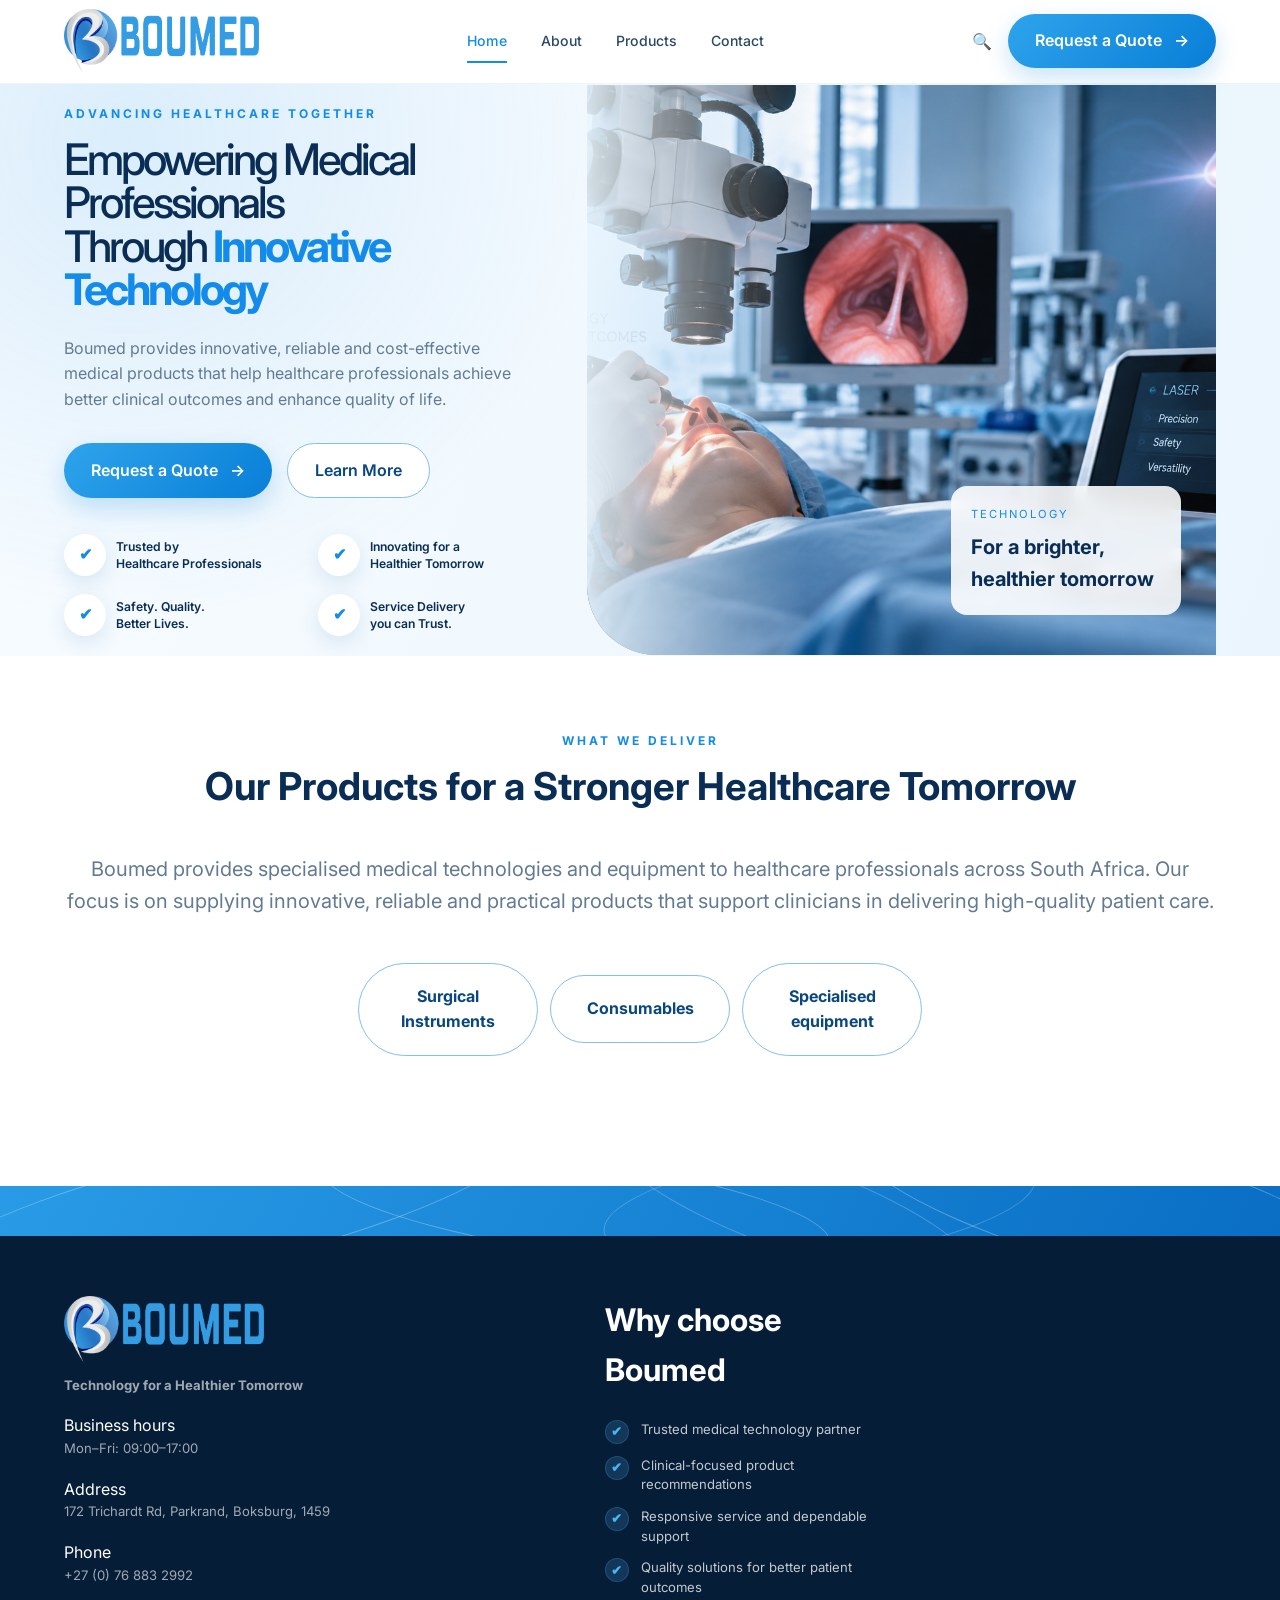
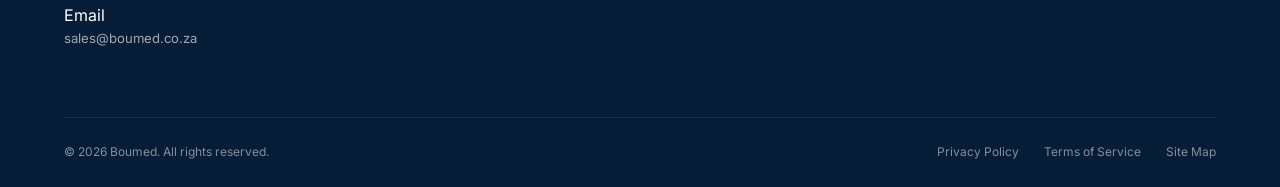
<file: index.html>
<!DOCTYPE html>
<html lang="en">
<head>
    <meta charset="UTF-8">
    <meta name="viewport" content="width=device-width, initial-scale=1.0">

    <title>Boumed | Medical Technology</title>

    <link rel="preconnect" href="https://fonts.googleapis.com">
    <link rel="preconnect" href="https://fonts.gstatic.com" crossorigin>

    <link
        href="https://fonts.googleapis.com/css2?family=Inter:wght@400;500;600;700;800&display=swap"
        rel="stylesheet"
    >

    <link rel="stylesheet" href="style.css">
</head>

<body>

    <!-- =========================
         HEADER
    ========================== -->

    <header class="site-header">

        <div class="container navbar">

            <a href="index.html" class="logo">
                <img src="cropped-Boumed-Logo-Doclogo.png" alt="Boumed Logo">
            </a>

            <button class="menu-toggle" type="button" aria-controls="main-navigation" aria-expanded="false" hidden>Menu <span aria-hidden="true">☰</span></button>
            <nav class="nav-links" id="main-navigation" aria-label="Main navigation">
                <a href="index.html" class="active">Home</a>
                <a href="about-us.html">About</a>
                <div class="nav-dropdown">
                    <a class="nav-dropdown-toggle" href="products.html">Products</a>
                    <div class="nav-dropdown-menu">
                        <a href="surgical-instruments.html">Surgical Instruments</a>
                        <a href="consumables.html">Consumables</a>
                        <a href="specialised-equipment.html">Specialised Equipment</a>
                    </div>
                </div>
                <a href="contact.html">Contact</a>
            </nav>

            <div class="nav-actions">
                <button class="search-button" type="button" aria-label="Search" aria-expanded="false">
                    &#128269;
                </button>

                <a href="contact.html" class="btn btn-primary">
                    Request a Quote
                    <span>→</span>
                </a>
            </div>

        </div>

    </header>


    <!-- =========================
         HERO
    ========================== -->

    <main>

        <section class="hero" id="about">

            <div class="container hero-grid">

                <div class="hero-content">

                    <p class="eyebrow">
                        Advancing Healthcare Together
                    </p>

                    <h1>
                        Empowering Medical Professionals<br>
                         Through <span><strong>Innovative Technology</strong></span>
                    </h1>

                    <p class="hero-description">
                        Boumed provides innovative, reliable and
                        cost-effective medical products that help
                        healthcare professionals achieve better clinical
                        outcomes and enhance quality of life.
                    </p>

                    <div class="hero-buttons">

                        <a href="contact.html" class="btn btn-primary">
                            Request a Quote
                            <span>→</span>
                        </a>

                        <a href="about-us.html" class="btn btn-outline">
                            Learn More
                        </a>

                    </div>


                    <div class="hero-trust">

                        <div class="trust-item">

                            <div class="trust-icon">
                                &#10004;
                            </div>

                            <p>
                                Trusted by<br>
                                Healthcare Professionals
                            </p>

                        </div>


                        <div class="trust-item">

                            <div class="trust-icon">
                                &#10004;
                            </div>

                            <p>
                                Innovating for a<br>
                                Healthier Tomorrow
                            </p>

                        </div>


                        <div class="trust-item">

                            <div class="trust-icon">
                                &#10004;
                            </div>

                            <p>
                                Safety. Quality.<br>
                                Better Lives.
                            </p>

                        </div>

                        <div class="trust-item">

                            <div class="trust-icon">
                                &#10004;
                            </div>

                            <p>
                                Service Delivery <br>
                                you can Trust.
                            </p>

                        </div>

                    </div>

                </div>


                <div class="hero-image">

                    <img
                        src="Images/HomeHero Laser.png"
                        alt="Medical professional using advanced healthcare technology"
                    >

                    <div class="hero-image-label">
                        <span>Technology</span>
                        <strong>
                            For a brighter,<br>
                            healthier tomorrow
                        </strong>
                    </div>

                </div>

            </div>

        </section>


        <!-- =========================
             SOLUTIONS
        ========================== -->

        <section class="solutions" id="solutions">

            <div class="container">

                <div class="section-heading">

                    <div>

                        <p class="eyebrow">
                            What We Deliver
                        </p>

                        <h2>
                            Our Products for a Stronger
                            Healthcare Tomorrow
                        </h2>

                    </div>

                    <p class="section-description">
                        Boumed provides specialised medical technologies 
                        and equipment to healthcare professionals across 
                        South Africa. Our focus is on supplying innovative, 
                        reliable and practical products that support clinicians 
                        in delivering high-quality patient care.
                    </p>
                    <div class="solution-actions">

                        <a class="btn btn-secondary" href="surgical-instruments.html">
                            <strong>Surgical Instruments</strong>
                        </a>

                        <a class="btn btn-secondary" href="consumables.html">
                            <strong>Consumables</strong>
                        </a>

                        <a class="btn btn-secondary" href="specialised-equipment.html">
                            <strong>Specialised equipment</strong>
                        </a>

                    </div>

                </div>

            </div>

        </section>


    </main>

    <div class="site-divider" aria-hidden="true">
        <span></span>
        <span></span>
        <span></span>
    </div>


    <!-- =========================
         FOOTER
    ========================== -->

    <footer class="footer">

        <div class="container footer-grid">

            <div class="footer-brand">

                <img
                    src="cropped-Boumed-Logo-Doclogo.png"
                    alt="Boumed Logo"
                >

                <h3>
                    Technology for a Healthier Tomorrow
                </h3>

                <div class="footer-contact-list">
                    <div>
                        <span>Business hours</span>
                        <p>Mon–Fri: 09:00–17:00</p>
                    </div>
                    <div>
                        <span>Address</span>
                        <p><a href="https://www.google.com/maps?q=172+Trichardt+Rd,+Parkrand,+Boksburg,+1459" target="_blank">172 Trichardt Rd, Parkrand, Boksburg, 1459</a></p>
                    </div>
                    <div>
                        <span>Phone</span>
                        <p><a href="tel:+27768832992">+27 (0) 76 883 2992</a></p>
                    </div>
                    <div>
                        <span>Email</span>
                        <p><a href="mailto:sales@boumed.co.za">sales@boumed.co.za</a></p>
                    </div>
                </div>

            </div>

            <div class="footer-column footer-why">

                <h2>
                    Why choose Boumed
                </h2>

                <ul>
                    <li>
                        <div class="trust-icon">&#10004;</div>
                        <span>Trusted medical technology partner</span>
                    </li>
                    <li>
                        <div class="trust-icon">&#10004;</div>
                        <span>Clinical-focused product recommendations</span>
                    </li>
                    <li>
                        <div class="trust-icon">&#10004;</div>
                        <span>Responsive service and dependable support</span>
                    </li>
                    <li>
                        <div class="trust-icon">&#10004;</div>
                        <span>Quality solutions for better patient outcomes</span>
                    </li>
                </ul>

            </div>

        </div>

        <div class="container footer-bottom">

            <p>
                © 2026 Boumed. All rights reserved.
            </p>

            <div>

                <a href="#">
                    Privacy Policy
                </a>

                <a href="#">
                    Terms of Service
                </a>

                <a href="#">
                    Site Map
                </a>

            </div>

        </div>

    </footer>

    <script src="script.js" defer></script>

</body>
</html>
</file>
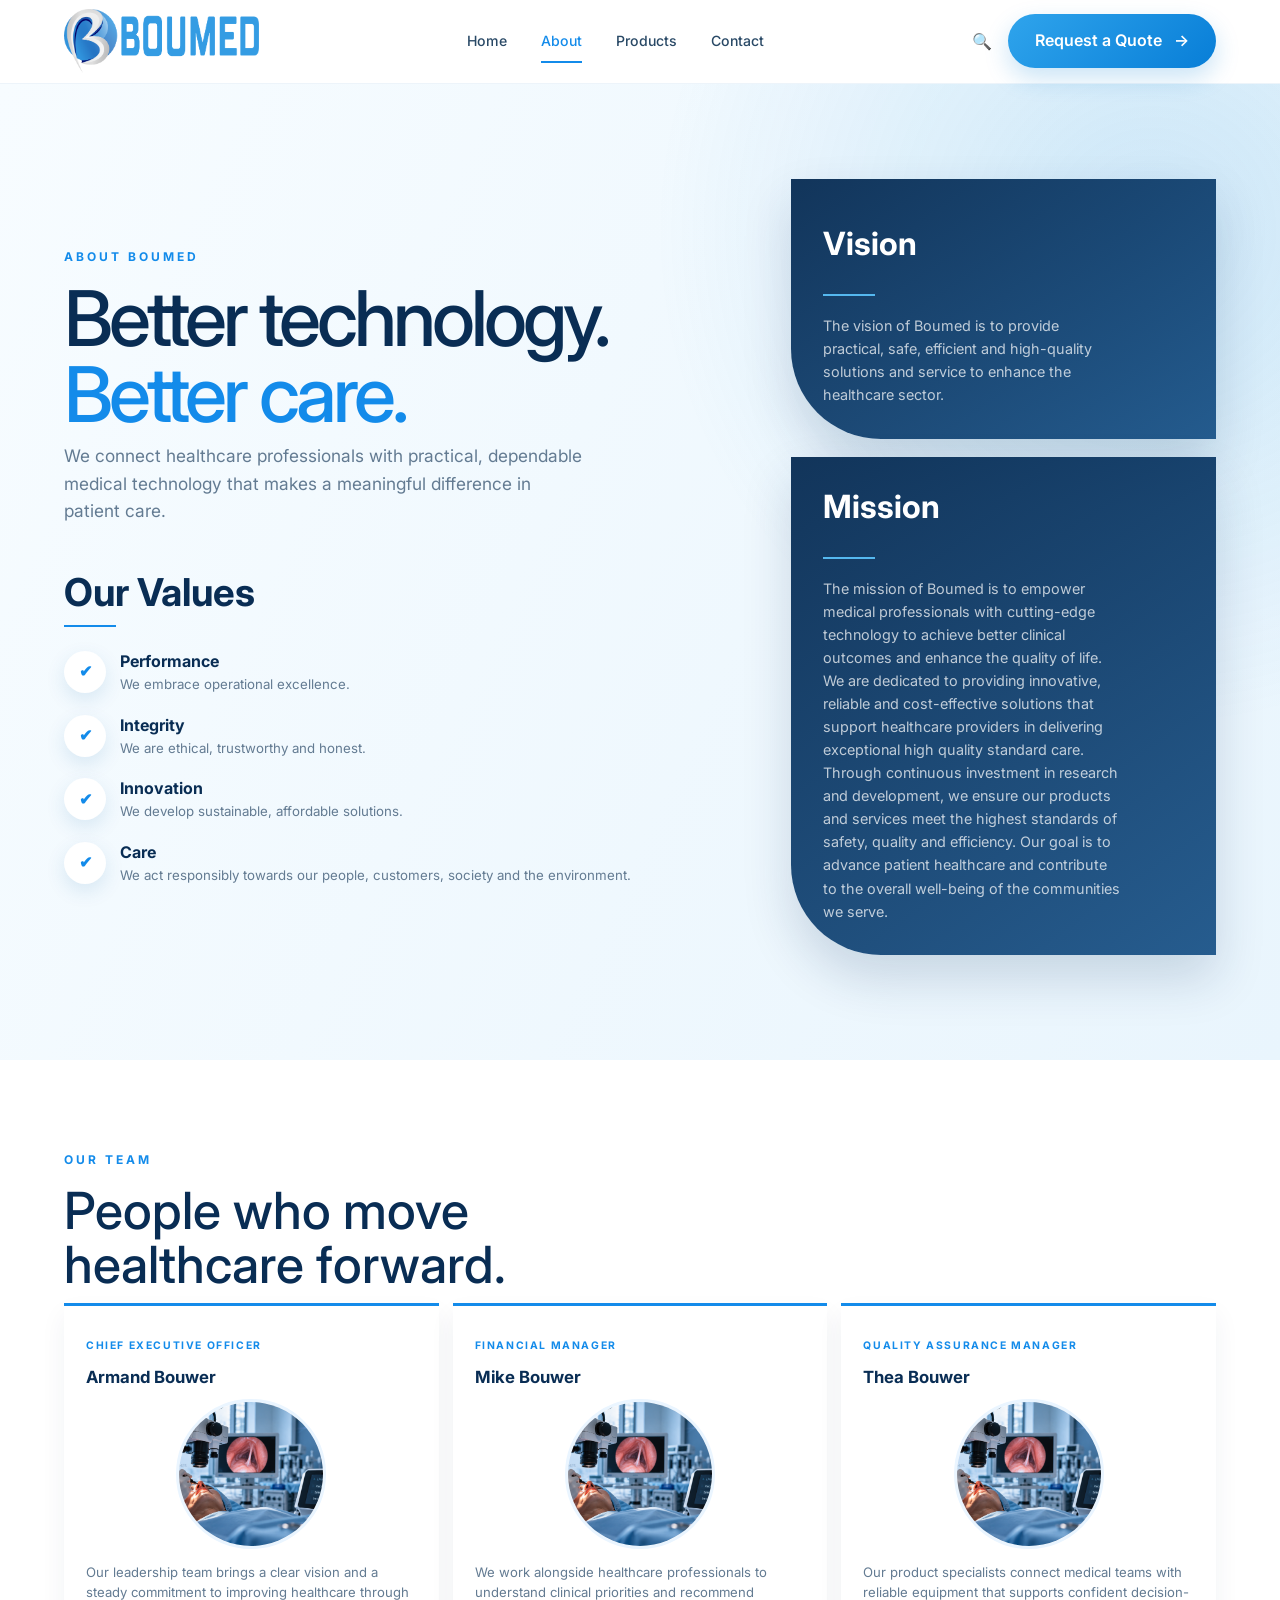
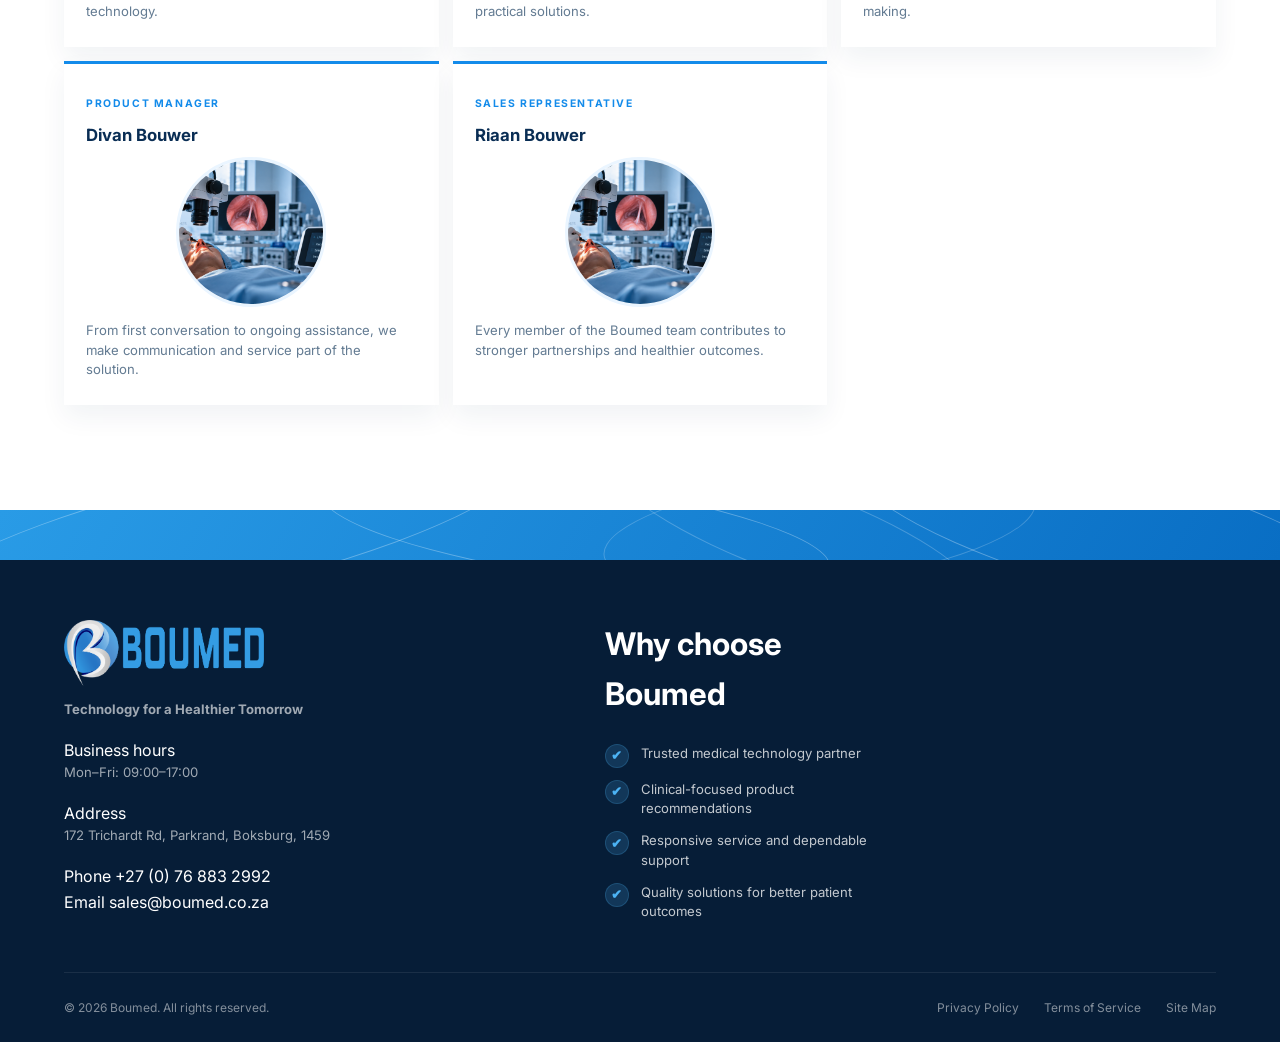
<file: about-us.html>
<!DOCTYPE html>
<html lang="en">
<head>
	<meta charset="UTF-8">
	<meta name="viewport" content="width=device-width, initial-scale=1.0">

	<title>About Boumed | Medical Technology</title>

	<link rel="preconnect" href="https://fonts.googleapis.com">
	<link rel="preconnect" href="https://fonts.gstatic.com" crossorigin>
	<link
		href="https://fonts.googleapis.com/css2?family=Inter:wght@400;500;600;700;800&display=swap"
		rel="stylesheet"
	>
	<link rel="stylesheet" href="style.css">
</head>

<body>
	<header class="site-header">
		<div class="container navbar">
			<a href="index.html" class="logo">
				<img src="cropped-Boumed-Logo-Doclogo.png" alt="Boumed Logo">
			</a>

			<button class="menu-toggle" type="button" aria-controls="main-navigation" aria-expanded="false" hidden>Menu <span aria-hidden="true">☰</span></button>
            <nav class="nav-links" id="main-navigation" aria-label="Main navigation">
				<a href="index.html">Home</a>
				<a href="about-us.html" class="active" aria-current="page">About</a>
				<div class="nav-dropdown">
					<a class="nav-dropdown-toggle" href="products.html">Products</a>
					<div class="nav-dropdown-menu">
						<a href="surgical-instruments.html">Surgical Instruments</a>
						<a href="consumables.html">Consumables</a>
						<a href="specialised-equipment.html">Specialised Equipment</a>
					</div>
				</div>
				<a href="contact.html">Contact</a>
			</nav>

			<div class="nav-actions">
				<button class="search-button" type="button" aria-label="Search" aria-expanded="false">
					&#128269;
				</button>
				<a href="contact.html" class="btn btn-primary">
					Request a Quote
					<span>→</span>
				</a>
			</div>
		</div>
	</header>

	<main>
		<section class="about-hero">
			<div class="container about-hero-grid">
				<div class="about-hero-content">
					<p class="eyebrow">About Boumed</p>
					<h1>Better technology.<br><span>Better care.</span></h1>
					<p>
						We connect healthcare professionals with practical,
						dependable medical technology that makes a meaningful
						difference in patient care.
					</p>
					<h2 class="about-values-title">Our Values</h2>
					<ul class="about-values-list">
						<li>
							<span class="trust-icon" aria-hidden="true">&#10004;</span>
							<div>
								<h3>Performance</h3>
								<p>We embrace operational excellence.</p>
							</div>
						</li>
						<li>
							<span class="trust-icon" aria-hidden="true">&#10004;</span>
							<div>
								<h3>Integrity</h3>
								<p>We are ethical, trustworthy and honest.</p>
							</div>
						</li>
						<li>
							<span class="trust-icon" aria-hidden="true">&#10004;</span>
							<div>
								<h3>Innovation</h3>
								<p>We develop sustainable, affordable solutions.</p>
							</div>
						</li>
						<li>
							<span class="trust-icon" aria-hidden="true">&#10004;</span>
							<div>
								<h3>Care</h3>
								<p>We act responsibly towards our people, customers, society and the environment.</p>
							</div>
						</li>
					</ul>
				</div>

				<div class="about-hero-panels">
					<div class="about-hero-panel">
						<h2><strong>Vision</strong></h2>
						<div class="about-panel-line"></div>
						<p>
							The vision of Boumed is to provide practical, safe, efficient and
                            high-quality solutions and service to enhance the healthcare sector.
						</p>
					</div>

					<div class="about-hero-panel">
						<h2><strong>Mission</strong></h2>
						<div class="about-panel-line"></div>
						<p>
							The mission of Boumed is to empower medical professionals with 
                            cutting-edge technology to achieve better clinical outcomes and 
                            enhance the quality of life. We are dedicated to providing innovative, 
                            reliable and cost-effective solutions that support healthcare providers 
                            in delivering exceptional high quality standard care. Through continuous 
                            investment in research and development, we ensure our products and services
                            meet the highest standards of safety, quality and efficiency. 
                            Our goal is to advance patient healthcare and contribute to the overall 
                            well-being of the communities we serve.
						</p>
					</div>
				</div>
			</div>
		</section>

		<section class="team cards">
			<div class="container">
				<div class="team-section-intro">
					<p class="eyebrow">Our Team</p>
					<h2>People who move healthcare forward.</h2>
				</div>

				<div class="team-cards-grid">
					<article class="team-card">
						<span class="team-card-label">Chief Executive Officer</span>
						<h3>Armand Bouwer</h3>
						<img src="Images/HomeHero Laser.png" alt="Healthcare professional using medical technology">
						<p>Our leadership team brings a clear vision and a steady commitment to improving healthcare through technology.</p>
					</article>
					<article class="team-card">
						<span class="team-card-label">Financial Manager</span>
						<h3>Mike Bouwer</h3>
						<img src="Images/HomeHero Laser.png" alt="Healthcare professional working with clinical technology">
						<p>We work alongside healthcare professionals to understand clinical priorities and recommend practical solutions.</p>
					</article>
					<article class="team-card">
						<span class="team-card-label">Quality Assurance Manager </span>
						<h3>Thea Bouwer</h3>
						<img src="Images/HomeHero Laser.png" alt="Medical technology in a healthcare setting">
						<p>Our product specialists connect medical teams with reliable equipment that supports confident decision-making.</p>
					</article>
					<article class="team-card">
						<span class="team-card-label">Product Manager</span>
						<h3>Divan Bouwer</h3>
						<img src="Images/HomeHero Laser.png" alt="Healthcare professional receiving technology support">
						<p>From first conversation to ongoing assistance, we make communication and service part of the solution.</p>
					</article>
					<article class="team-card">
						<span class="team-card-label">Sales Representative</span>
						<h3>Riaan Bouwer</h3>
						<img src="Images/HomeHero Laser.png" alt="Healthcare team using medical technology">
						<p>Every member of the Boumed team contributes to stronger partnerships and healthier outcomes.</p>
					</article>
				</div>
			</div>
		</section>

	</main>

	<div class="site-divider" aria-hidden="true">
		<span></span>
		<span></span>
		<span></span>
	</div>

	<footer class="footer">
		<div class="container footer-grid">
			<div class="footer-brand">
				<img src="cropped-Boumed-Logo-Doclogo.png" alt="Boumed Logo">
				<h3>Technology for a Healthier Tomorrow</h3>

				<div class="footer-contact-list">
					<div>
						<span>Business hours</span>
						<p>Mon–Fri: 09:00–17:00</p>
					</div>
					<div>
						<span>Address</span>
						<p><a href="https://www.google.com/maps?q=172+Trichardt+Rd,+Parkrand,+Boksburg,+1459" target="_blank">172 Trichardt Rd, Parkrand, Boksburg, 1459</a></p>
					</div>
					<div>
						<span>Phone</span>
						<a href="tel:+27768832992">+27 (0) 76 883 2992</a>
					</div>
					<div>
						<span>Email</span>
						<a href="mailto:sales@boumed.co.za">sales@boumed.co.za</a>
					</div>
				</div>
			</div>

			<div class="footer-column footer-why">
				<h2>Why choose Boumed</h2>
				<ul>
					<li>
						<div class="trust-icon">&#10004;</div>
						<span>Trusted medical technology partner</span>
					</li>
					<li>
						<div class="trust-icon">&#10004;</div>
						<span>Clinical-focused product recommendations</span>
					</li>
					<li>
						<div class="trust-icon">&#10004;</div>
						<span>Responsive service and dependable support</span>
					</li>
					<li>
						<div class="trust-icon">&#10004;</div>
						<span>Quality solutions for better patient outcomes</span>
					</li>
				</ul>
			</div>

		</div>

		<div class="container footer-bottom">
			<p>© 2026 Boumed. All rights reserved.</p>
			<div>
				<a href="#">Privacy Policy</a>
				<a href="#">Terms of Service</a>
				<a href="#">Site Map</a>
			</div>
		</div>
	</footer>

	<script src="script.js" defer></script>
</body>
</html>
</file>
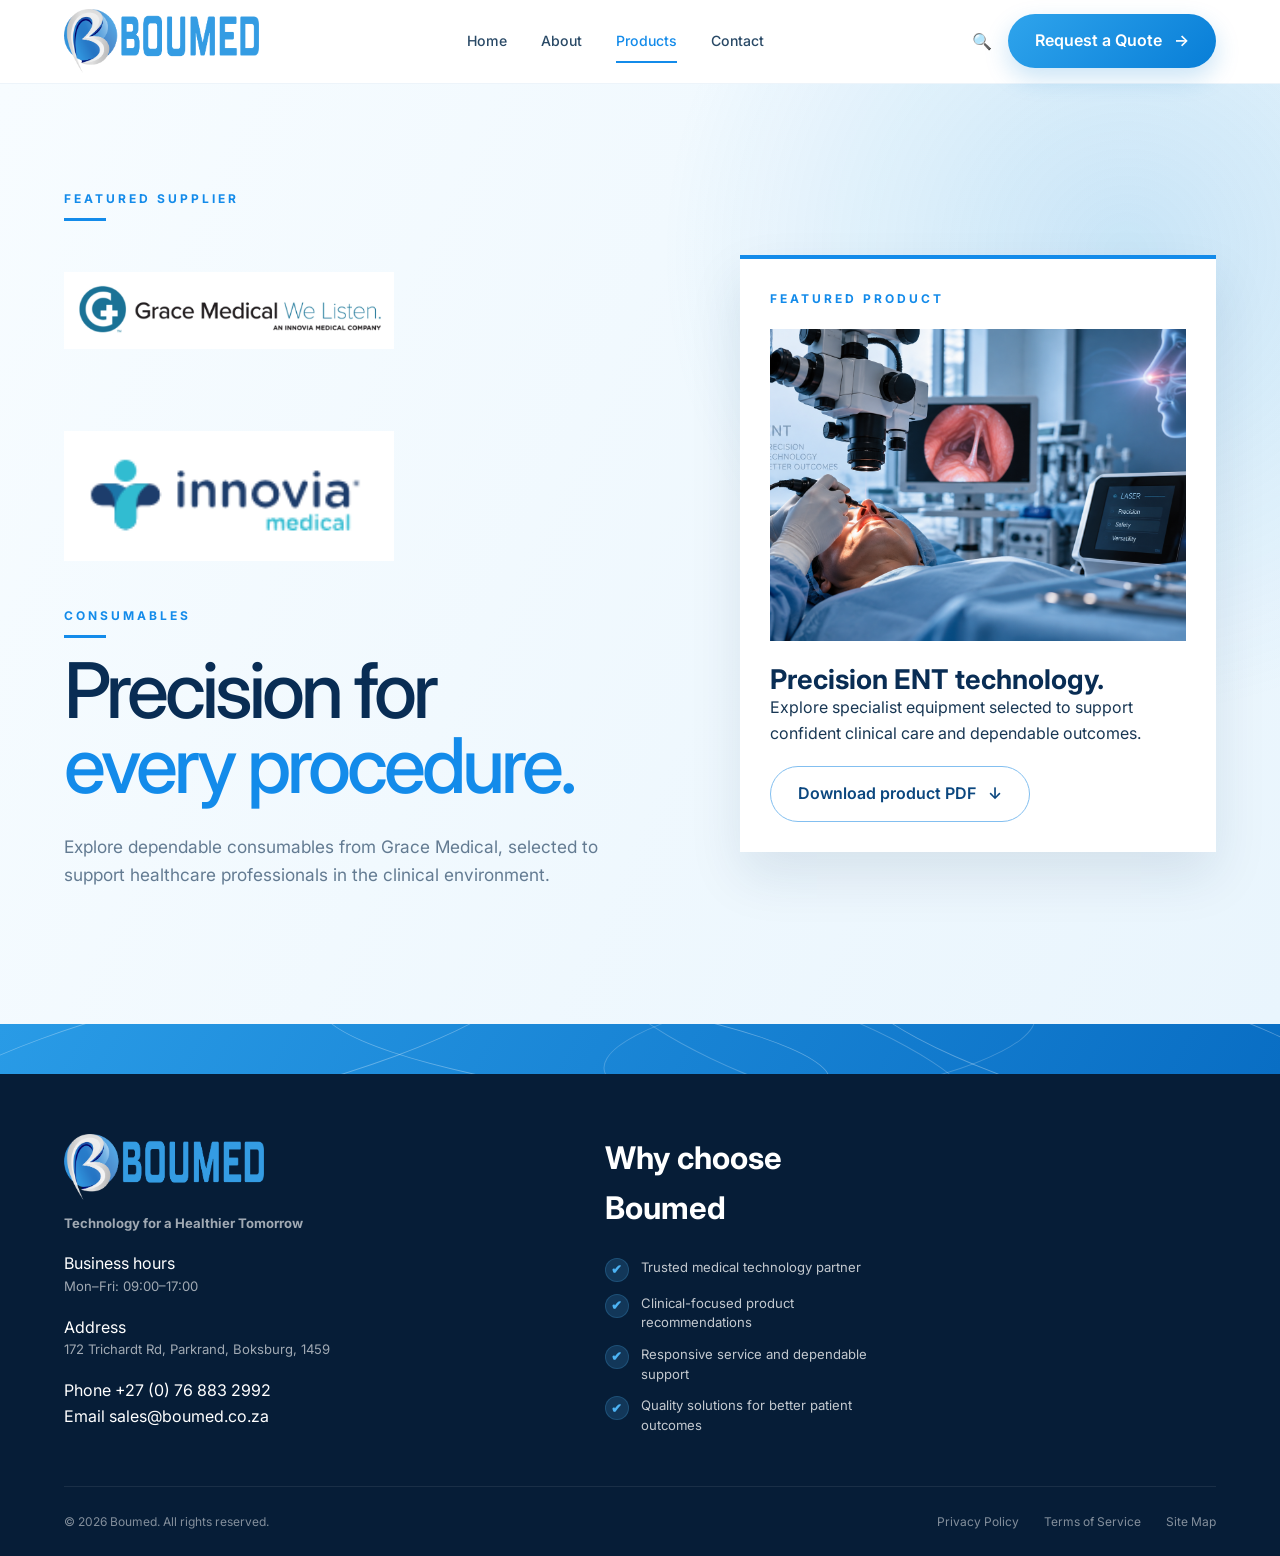
<file: consumables.html>
<!DOCTYPE html>
<html lang="en">
<head>
    <meta charset="UTF-8">
    <meta name="viewport" content="width=device-width, initial-scale=1.0">

    <title>Surgical Instruments | Boumed Products</title>

    <link rel="preconnect" href="https://fonts.googleapis.com">
    <link rel="preconnect" href="https://fonts.gstatic.com" crossorigin>
    <link
        href="https://fonts.googleapis.com/css2?family=Inter:wght@400;500;600;700;800&display=swap"
        rel="stylesheet"
    >
    <link rel="stylesheet" href="style.css">
</head>

<body>
    <header class="site-header">
        <div class="container navbar">
            <a href="index.html" class="logo">
                <img src="cropped-Boumed-Logo-Doclogo.png" alt="Boumed Logo">
            </a>

            <button class="menu-toggle" type="button" aria-controls="main-navigation" aria-expanded="false" hidden>Menu <span aria-hidden="true">☰</span></button>
            <nav class="nav-links" id="main-navigation" aria-label="Main navigation">
                <a href="index.html">Home</a>
                <a href="about-us.html">About</a>
                <div class="nav-dropdown">
                    <a class="nav-dropdown-toggle active" href="products.html" aria-current="page">Products</a>
                    <div class="nav-dropdown-menu">
                        <a href="surgical-instruments.html">Surgical Instruments</a>
                        <a href="consumables.html">Consumables</a>
                        <a href="specialised-equipment.html">Specialised Equipment</a>
                    </div>
                </div>
                <a href="contact.html">Contact</a>
            </nav>

            <div class="nav-actions">
                <button class="search-button" type="button" aria-label="Search" aria-expanded="false">&#128269;</button>
                <a href="contact.html" class="btn btn-primary">Request a Quote <span>→</span></a>
            </div>
        </div>
    </header>

    <main>
        <section class="supplier-hero">
            <div class="container supplier-hero-grid">
                <div class="supplier-hero-content">
                    <p class="eyebrow supplier-eyebrow">Featured Supplier</p>
                    <img class="supplier-hero-logo" src="Images/Grace-Medical.png" alt="Grace Medical logo">
                    <img class="supplier-hero-logo" src="Images/Innovia-Medical.png" alt="Innovia Medical logo">

                    <p class="eyebrow supplier-eyebrow">Consumables</p>
                    <h1>Precision for<br><span>every procedure.</span></h1>
                    <p class="supplier-hero-copy">Explore dependable consumables from Grace Medical, selected to support healthcare professionals in the clinical environment.</p>
                </div>

                <div class="supplier-featured-product" id="featured-product">
                    <p class="eyebrow">Featured Product</p>
                    <img src="Images/HomeHero Laser.png" alt="ENT laser and precision technology in a clinical setting">
                    <h2>Precision ENT technology.</h2>
                    <p>Explore specialist equipment selected to support confident clinical care and dependable outcomes.</p>
                    <a class="btn btn-secondary" href="Grace%20Medical/Grace-Medical-Catalogue.pdf" target="_blank" rel="noopener">Download product PDF <span>↓</span></a>
                </div>
            </div>
        </section>

    </main>

    <div class="site-divider" aria-hidden="true">
        <span></span>
        <span></span>
        <span></span>
    </div>

    <footer class="footer">
        <div class="container footer-grid">
            <div class="footer-brand">
                <img src="cropped-Boumed-Logo-Doclogo.png" alt="Boumed Logo">
                <h3>Technology for a Healthier Tomorrow</h3>
                <div class="footer-contact-list">
                    <div>
                        <span>Business hours</span>
                        <p>Mon–Fri: 09:00–17:00</p>
                    </div>
                    <div>
                        <span>Address</span>
                        <p><a href="https://www.google.com/maps?q=172+Trichardt+Rd,+Parkrand,+Boksburg,+1459" target="_blank">172 Trichardt Rd, Parkrand, Boksburg, 1459</a></p>
                    </div>
                    <div>
                        <span>Phone</span>
                        <a href="tel:+27768832992">+27 (0) 76 883 2992</a>
                    </div>
                    <div>
                        <span>Email</span>
                        <a href="mailto:sales@boumed.co.za">sales@boumed.co.za</a>
                    </div>
                </div>
            </div>
            <div class="footer-column footer-why">
                <h2>Why choose Boumed</h2>
                <ul>
                    <li>
                        <div class="trust-icon">&#10004;</div>
                        <span>Trusted medical technology partner</span>
                    </li>
                    <li>
                        <div class="trust-icon">&#10004;</div>
                        <span>Clinical-focused product recommendations</span>
                    </li>
                    <li>
                        <div class="trust-icon">&#10004;</div>
                        <span>Responsive service and dependable support</span>
                    </li>
                    <li>
                        <div class="trust-icon">&#10004;</div>
                        <span>Quality solutions for better patient outcomes</span>
                    </li>
                </ul>
            </div>
        </div>
        <div class="container footer-bottom"><p>© 2026 Boumed. All rights reserved.</p><div><a href="#">Privacy Policy</a><a href="#">Terms of Service</a><a href="#">Site Map</a></div></div>
    </footer>

    <script src="script.js" defer></script>
</body>
</html>
</file>
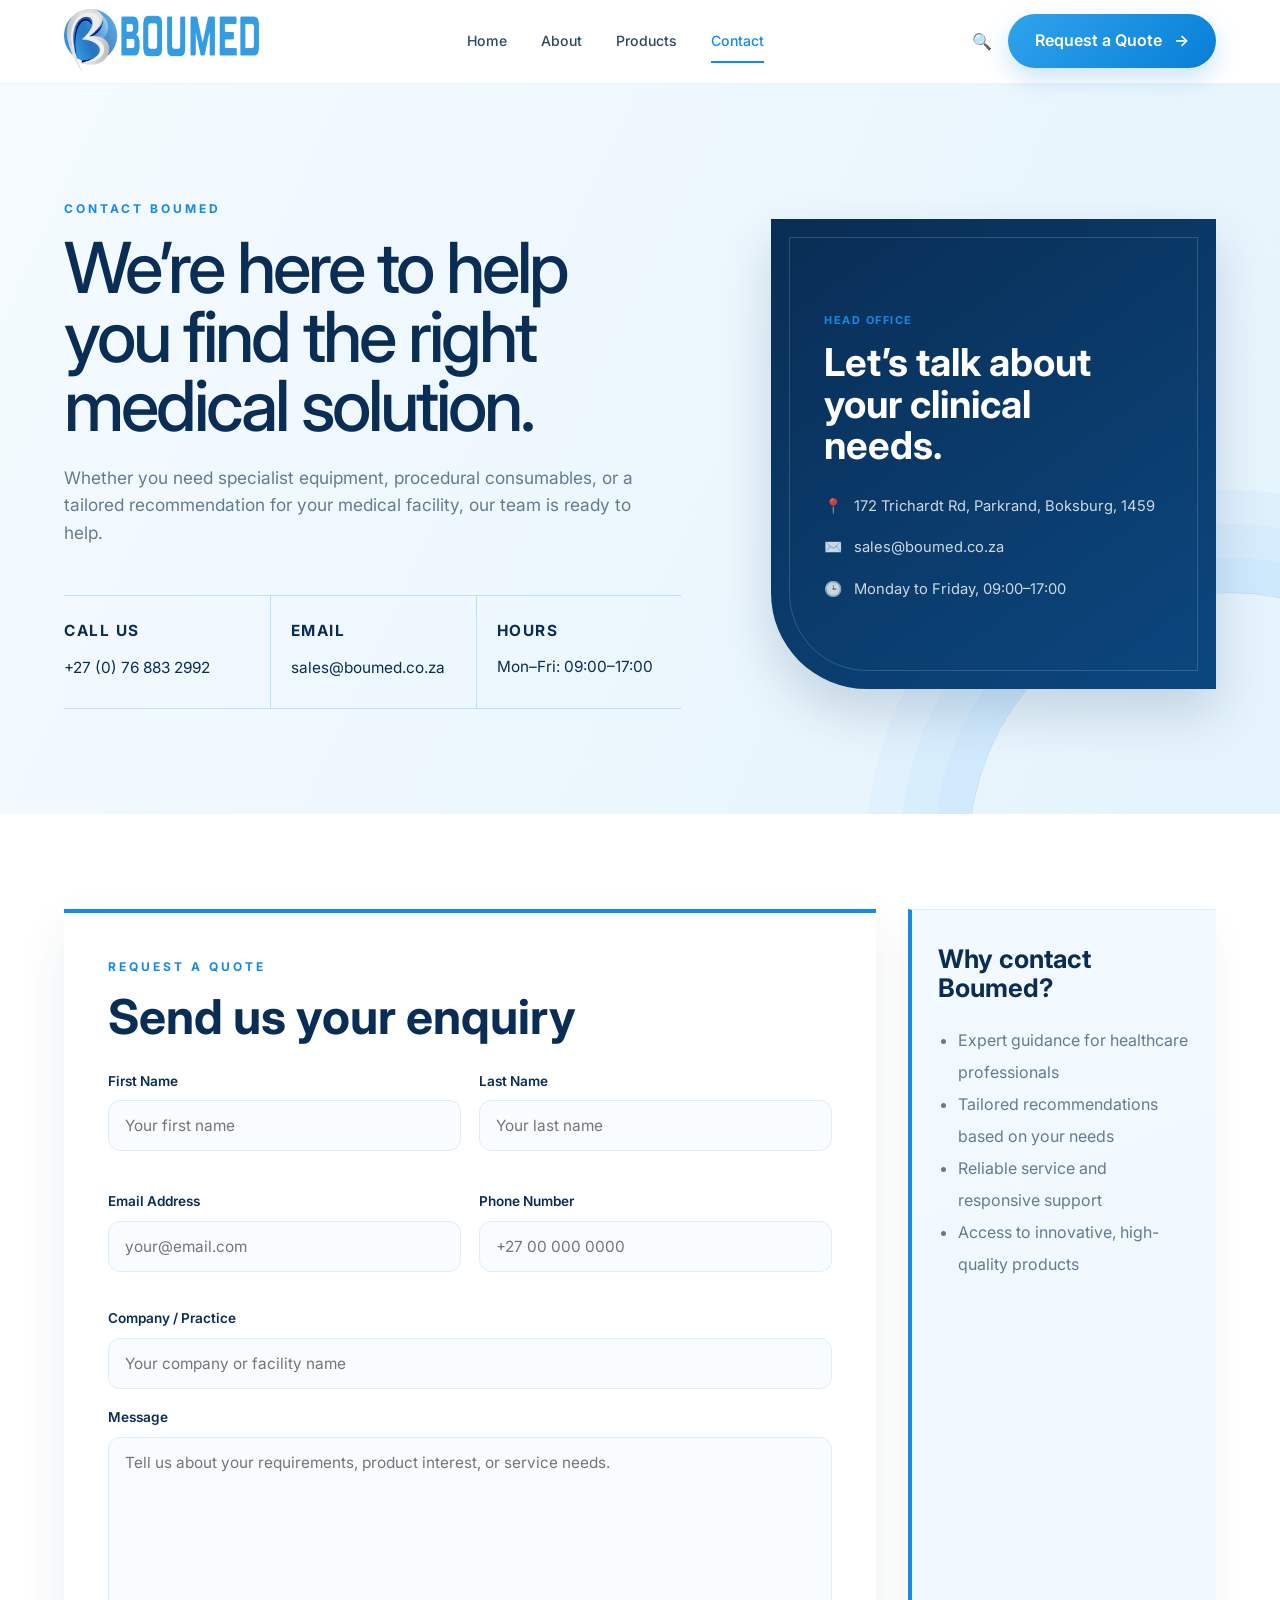
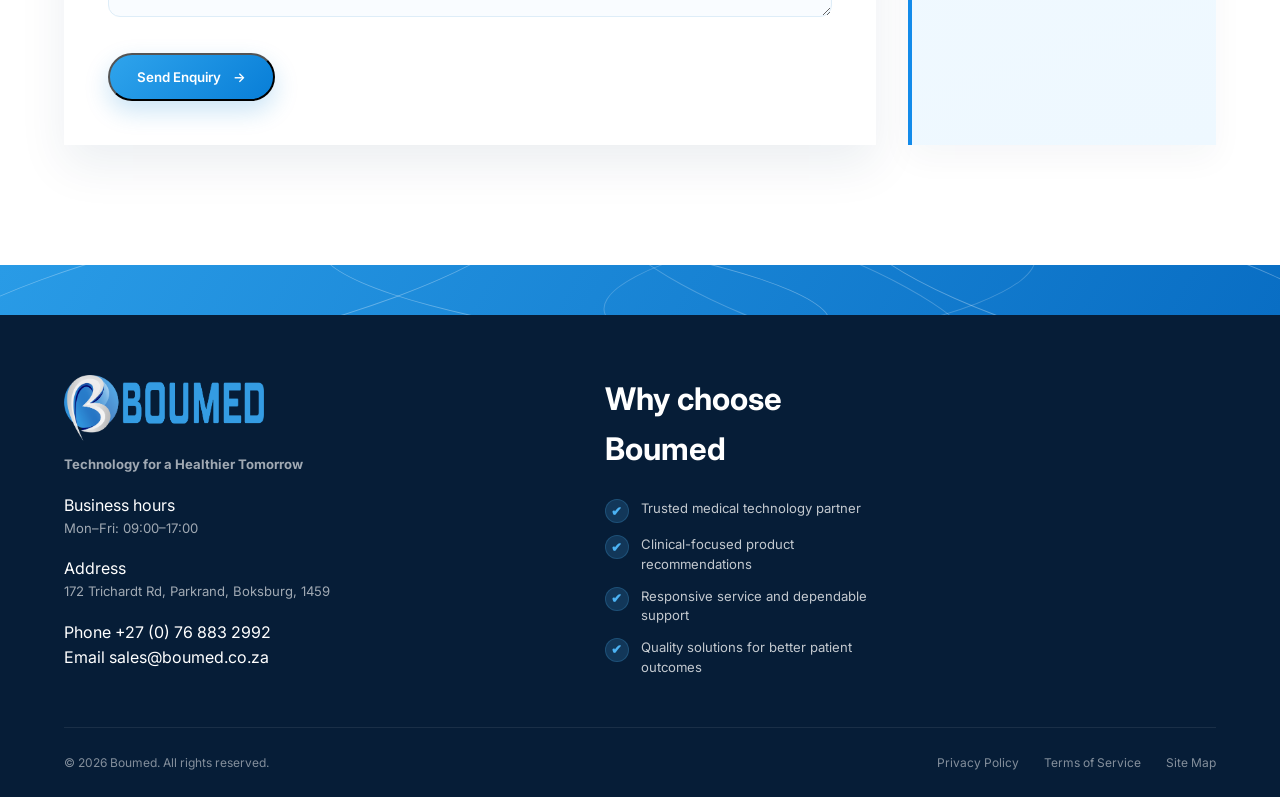
<file: contact.html>
<!DOCTYPE html>
<html lang="en">
<head>
    <meta charset="UTF-8">
    <meta name="viewport" content="width=device-width, initial-scale=1.0">

    <title>Contact Boumed | Medical Technology</title>

    <link rel="preconnect" href="https://fonts.googleapis.com">
    <link rel="preconnect" href="https://fonts.gstatic.com" crossorigin>

    <link
        href="https://fonts.googleapis.com/css2?family=Inter:wght@400;500;600;700;800&display=swap"
        rel="stylesheet"
    >

    <link rel="stylesheet" href="style.css">
</head>

<body>

    <header class="site-header">

        <div class="container navbar">

            <a href="index.html" class="logo">
                <img src="cropped-Boumed-Logo-Doclogo.png" alt="Boumed Logo">
            </a>

            <button class="menu-toggle" type="button" aria-controls="main-navigation" aria-expanded="false" hidden>Menu <span aria-hidden="true">☰</span></button>
            <nav class="nav-links" id="main-navigation" aria-label="Main navigation">
                <a href="index.html">Home</a>
                <a href="about-us.html">About</a>
                <div class="nav-dropdown">
                    <a class="nav-dropdown-toggle" href="products.html">Products</a>
                    <div class="nav-dropdown-menu">
                        <a href="surgical-instruments.html">Surgical Instruments</a>
                        <a href="consumables.html">Consumables</a>
                        <a href="specialised-equipment.html">Specialised Equipment</a>
                    </div>
                </div>
                <a href="contact.html" class="active" aria-current="page">Contact</a>
            </nav>

            <div class="nav-actions">
                <button class="search-button" type="button" aria-label="Search" aria-expanded="false">
                    &#128269;
                </button>

                <a href="contact.html" class="btn btn-primary">
                    Request a Quote
                    <span>→</span>
                </a>
            </div>

        </div>

    </header>

    <main>

        <section class="contact-hero">
            <div class="container contact-hero-grid">

                <div class="contact-hero-copy">
                    <p class="eyebrow">Contact Boumed</p>
                    <h1>We’re here to help you find the right medical solution.</h1>
                    <p>
                        Whether you need specialist equipment, procedural consumables,
                        or a tailored recommendation for your medical facility, our team is ready to help.
                    </p>

                    <div class="contact-highlight-grid">
                        <div class="contact-card">
                            <span class="contact-card-label">Call us</span><br>
                            <a href="tel:+27768832992">+27 (0) 76 883 2992</a>
                        </div>

                        <div class="contact-card">
                            <span class="contact-card-label">Email</span><br>
                            <a href="mailto:sales@boumed.co.za">sales@boumed.co.za</a>
                        </div>

                        <div class="contact-card">
                            <span class="contact-card-label">Hours</span><br>
                            <p>Mon–Fri: 09:00–17:00</p>
                        </div>
                    </div>
                </div>

                <div class="contact-panel">
                    <div class="contact-panel-inner">
                        <span class="panel-label">Head Office</span>
                        <h2>Let’s talk about your clinical needs.</h2>

                        <ul class="contact-list">
                            <li>
                                <span>📍</span>
                                <span>172 Trichardt Rd, Parkrand, Boksburg, 1459</span>
                            </li>
                            <li>
                                <span>✉️</span>
                                <span>sales@boumed.co.za</span>
                            </li>
                            <li>
                                <span>🕒</span>
                                <span>Monday to Friday, 09:00–17:00</span>
                            </li>
                        </ul>
                    </div>
                </div>

            </div>
        </section>

        <section class="contact-details">
            <div class="container contact-layout">

                <form class="contact-form" action="#" method="post">
                    <div class="form-header">
                        <p class="eyebrow">Request a Quote</p>
                        <h2>Send us your enquiry</h2>
                    </div>

                    <div class="form-grid">
                        <label>
                            First Name
                            <input type="text" name="first-name" placeholder="Your first name">
                        </label>

                        <label>
                            Last Name
                            <input type="text" name="last-name" placeholder="Your last name">
                        </label>

                        <label>
                            Email Address
                            <input type="email" name="email" placeholder="your@email.com">
                        </label>

                        <label>
                            Phone Number
                            <input type="tel" name="phone" placeholder="+27 00 000 0000">
                        </label>
                    </div>

                    <label>
                        Company / Practice
                        <input type="text" name="company" placeholder="Your company or facility name">
                    </label>

                    <label>
                        Message
                        <textarea name="message" placeholder="Tell us about your requirements, product interest, or service needs."></textarea>
                    </label>

                    <button class="btn btn-primary" type="submit">
                        Send Enquiry
                        <span>→</span>
                    </button>
                </form>

                <aside class="info-panel">
                    <h3>Why contact Boumed?</h3>

                    <ul>
                        <li>Expert guidance for healthcare professionals</li>
                        <li>Tailored recommendations based on your needs</li>
                        <li>Reliable service and responsive support</li>
                        <li>Access to innovative, high-quality products</li>
                    </ul>
                </aside>

            </div>
        </section>

    </main>

    <div class="site-divider" aria-hidden="true">
        <span></span>
        <span></span>
        <span></span>
    </div>

    <footer class="footer">

        <div class="container footer-grid">

            <div class="footer-brand">

                <img
                    src="cropped-Boumed-Logo-Doclogo.png"
                    alt="Boumed Logo"
                >

                <h3>
                    Technology for a Healthier Tomorrow
                </h3>

                <div class="footer-contact-list">
                    <div>
                        <span>Business hours</span>
                        <p>Mon–Fri: 09:00–17:00</p>
                    </div>
                    <div>
                        <span>Address</span>
                        <p><a href="https://www.google.com/maps?q=172+Trichardt+Rd,+Parkrand,+Boksburg,+1459" target="_blank">172 Trichardt Rd, Parkrand, Boksburg, 1459</a></p>
                    </div>
                    <div>
                        <span>Phone</span>
                        <a href="tel:+27768832992">+27 (0) 76 883 2992</a>
                    </div>
                    <div>
                        <span>Email</span>
                        <a href="mailto:sales@boumed.co.za">sales@boumed.co.za</a>
                    </div>
                </div>

            </div>

            <div class="footer-column footer-why">

                <h2>
                    Why choose Boumed
                </h2>

                <ul>
                    <li>
                        <div class="trust-icon">&#10004;</div>
                        <span>Trusted medical technology partner</span>
                    </li>
                    <li>
                        <div class="trust-icon">&#10004;</div>
                        <span>Clinical-focused product recommendations</span>
                    </li>
                    <li>
                        <div class="trust-icon">&#10004;</div>
                        <span>Responsive service and dependable support</span>
                    </li>
                    <li>
                        <div class="trust-icon">&#10004;</div>
                        <span>Quality solutions for better patient outcomes</span>
                    </li>
                </ul>

            </div>

        </div>

        <div class="container footer-bottom">

            <p>
                © 2026 Boumed. All rights reserved.
            </p>

            <div>

                <a href="#">
                    Privacy Policy
                </a>

                <a href="#">
                    Terms of Service
                </a>

                <a href="#">
                    Site Map
                </a>

            </div>

        </div>

    </footer>

    <script src="script.js" defer></script>

</body>
</html>
</file>
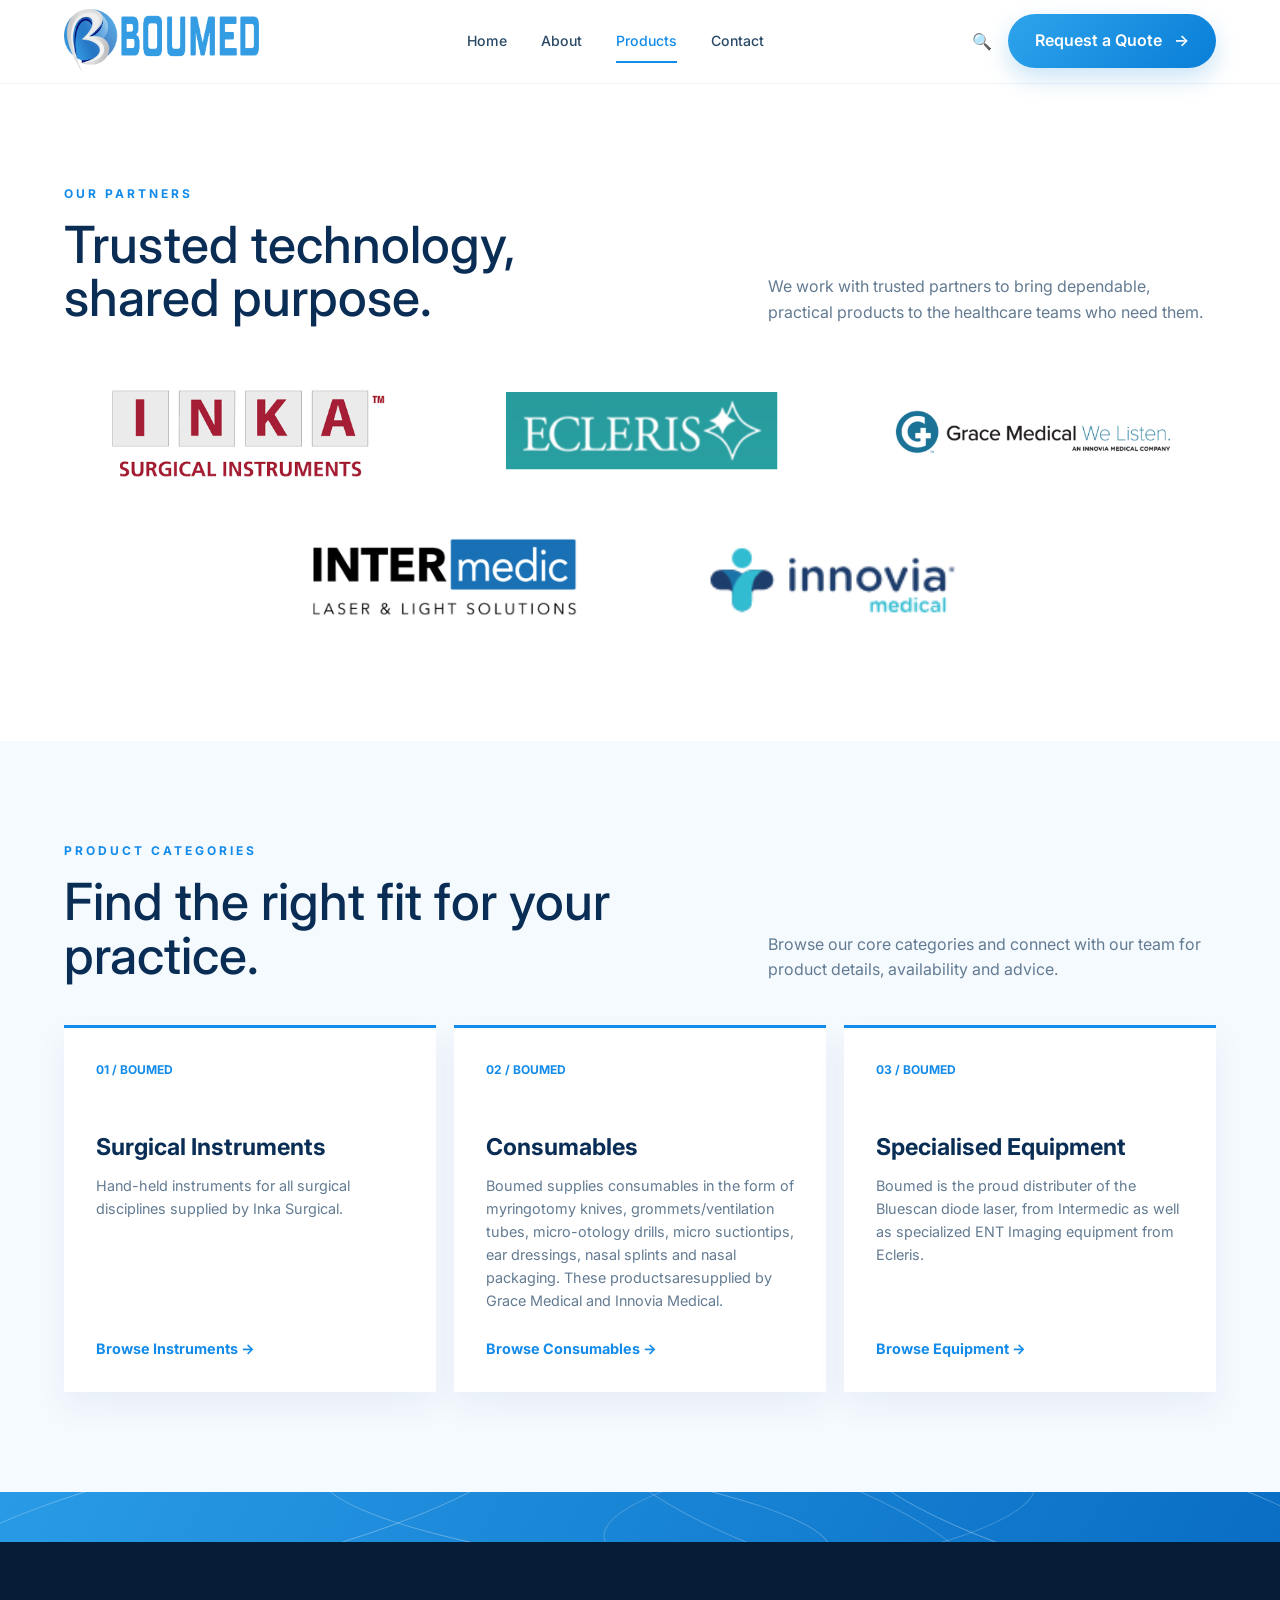
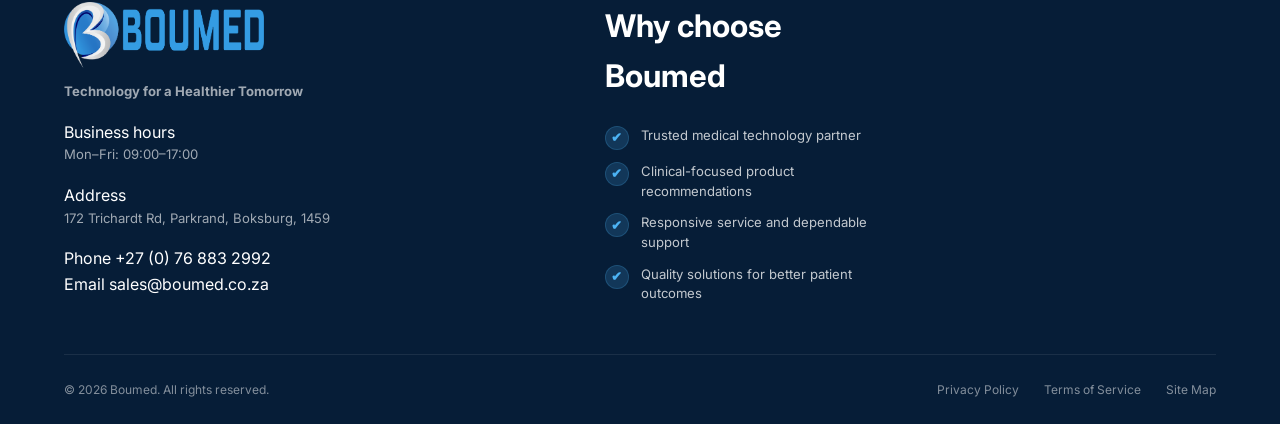
<file: products.html>
<!DOCTYPE html>
<html lang="en">
<head>
	<meta charset="UTF-8">
	<meta name="viewport" content="width=device-width, initial-scale=1.0">

	<title>Products | Boumed Medical Technology</title>

	<link rel="preconnect" href="https://fonts.googleapis.com">
	<link rel="preconnect" href="https://fonts.gstatic.com" crossorigin>
	<link
		href="https://fonts.googleapis.com/css2?family=Inter:wght@400;500;600;700;800&display=swap"
		rel="stylesheet"
	>
	<link rel="stylesheet" href="style.css">
</head>

<body>
	<header class="site-header">
		<div class="container navbar">
			<a href="index.html" class="logo">
				<img src="cropped-Boumed-Logo-Doclogo.png" alt="Boumed Logo">
			</a>

			<button class="menu-toggle" type="button" aria-controls="main-navigation" aria-expanded="false" hidden>Menu <span aria-hidden="true">☰</span></button>
            <nav class="nav-links" id="main-navigation" aria-label="Main navigation">
				<a href="index.html">Home</a>
				<a href="about-us.html">About</a>
				<div class="nav-dropdown">
					<a class="nav-dropdown-toggle active" href="products.html" aria-current="page">Products</a>
					<div class="nav-dropdown-menu">
						<a href="surgical-instruments.html">Surgical Instruments</a>
						<a href="consumables.html">Consumables</a>
						<a href="specialised-equipment.html">Specialised Equipment</a>
					</div>
				</div>
				<a href="contact.html">Contact</a>
			</nav>

			<div class="nav-actions">
				<button class="search-button" type="button" aria-label="Search" aria-expanded="false">
					&#128269;
				</button>
				<a href="contact.html" class="btn btn-primary">
					Request a Quote
					<span>→</span>
				</a>
			</div>
		</div>
	</header>

	<main>
		<section class="partners-section">
			<div class="container">
				<div class="products-section-heading">
					<div>
						<p class="eyebrow">Our Partners</p>
						<h2>Trusted technology, shared purpose.</h2>
					</div>
					<p>
						We work with trusted partners to bring dependable,
						practical products to the healthcare teams who need them.
					</p>
				</div>

				<div class="partner-grid">
					<div class="partner-image-container">
						<a href="surgical-instruments.html">
							<img src="Images/INKA Surgical Instruments.png" alt="Partner medical technology placeholder">
						</a>
					</div>
					<div class="partner-image-container">
						<a href="specialised-equipment.html">
							<img src="Images/Ecleris.png" alt="Partner medical technology placeholder">
						</a>
					</div>
					<div class="partner-image-container">
						<a href="consumables.html">
							<img src="Images/Grace-Medical.png" alt="Partner medical technology placeholder">
						</a>
					</div>
					<div class="partner-image-container">
						<a href="specialised-equipment.html">
							<img src="Images/inter-medic.png" alt="Partner medical technology placeholder">
						</a>
					</div>
					<div class="partner-image-container">
						<a href="consumables.html">
							<img src="Images/Innovia-Medical.png" alt="Partner medical technology placeholder">
						</a>
					</div>
				</div>
			</div>
		</section>

		<section class="product-categories">
			<div class="container">
				<div class="products-section-heading categories-heading">
					<div>
						<p class="eyebrow">Product Categories</p>
						<h2>Find the right fit for your practice.</h2>
					</div>
					<p>
						Browse our core categories and connect with our team
						for product details, availability and advice.
					</p>
				</div>

				<div class="product-category-grid">
					<article class="product-category-card" id="surgical-instruments">
						<span class="category-number">01 / BOUMED</span>
						<h3>Surgical Instruments</h3>
						<p>Hand-held instruments for all surgical disciplines supplied by Inka Surgical.</p>
						<a href="surgical-instruments.html" class="text-link">Browse Instruments <span>→</span></a>
					</article>
					<article class="product-category-card" id="consumables">
						<span class="category-number">02 / BOUMED</span>
						<h3>Consumables</h3>
						<p>Boumed supplies consumables in the form of myringotomy knives, grommets/ventilation tubes, 
                            micro-otology drills, micro suctiontips, ear dressings, nasal splints and nasal packaging. 
                            These productsaresupplied by Grace Medical and Innovia Medical.</p>
						<a href="contact.html" class="text-link">Browse Consumables <span>→</span></a>
					</article>
					<article class="product-category-card" id="specialised-equipment">
						<span class="category-number">03 / BOUMED</span>
						<h3>Specialised Equipment</h3>
						<p>Boumed is the proud distributer of the Bluescan diode laser, from Intermedic as well as 
                            specialized ENT Imaging equipment from Ecleris.</p>
						<a href="specialised-equipment.html" class="text-link">Browse Equipment <span>→</span></a>
					</article>
				</div>
			</div>
		</section>
	</main>

	<div class="site-divider" aria-hidden="true">
		<span></span>
		<span></span>
		<span></span>
	</div>

	<footer class="footer">
		<div class="container footer-grid">
			<div class="footer-brand">
				<img src="cropped-Boumed-Logo-Doclogo.png" alt="Boumed Logo">
				<h3>Technology for a Healthier Tomorrow</h3>

				<div class="footer-contact-list">
					<div>
						<span>Business hours</span>
						<p>Mon–Fri: 09:00–17:00</p>
					</div>
					<div>
						<span>Address</span>
						<p><a href="https://www.google.com/maps?q=172+Trichardt+Rd,+Parkrand,+Boksburg,+1459" target="_blank">172 Trichardt Rd, Parkrand, Boksburg, 1459</a></p>
					</div>
					<div>
						<span>Phone</span>
						<a href="tel:+27768832992">+27 (0) 76 883 2992</a>
					</div>
					<div>
						<span>Email</span>
						<a href="mailto:sales@boumed.co.za">sales@boumed.co.za</a>
					</div>
				</div>
			</div>

			<div class="footer-column footer-why">
				<h2>Why choose Boumed</h2>
				<ul>
					<li>
						<div class="trust-icon">&#10004;</div>
						<span>Trusted medical technology partner</span>
					</li>
					<li>
						<div class="trust-icon">&#10004;</div>
						<span>Clinical-focused product recommendations</span>
					</li>
					<li>
						<div class="trust-icon">&#10004;</div>
						<span>Responsive service and dependable support</span>
					</li>
					<li>
						<div class="trust-icon">&#10004;</div>
						<span>Quality solutions for better patient outcomes</span>
					</li>
				</ul>
			</div>
		</div>

		<div class="container footer-bottom">
			<p>© 2026 Boumed. All rights reserved.</p>
			<div>
				<a href="#">Privacy Policy</a>
				<a href="#">Terms of Service</a>
				<a href="#">Site Map</a>
			</div>
		</div>
	</footer>

	<script src="script.js" defer></script>
</body>
</html>
</file>
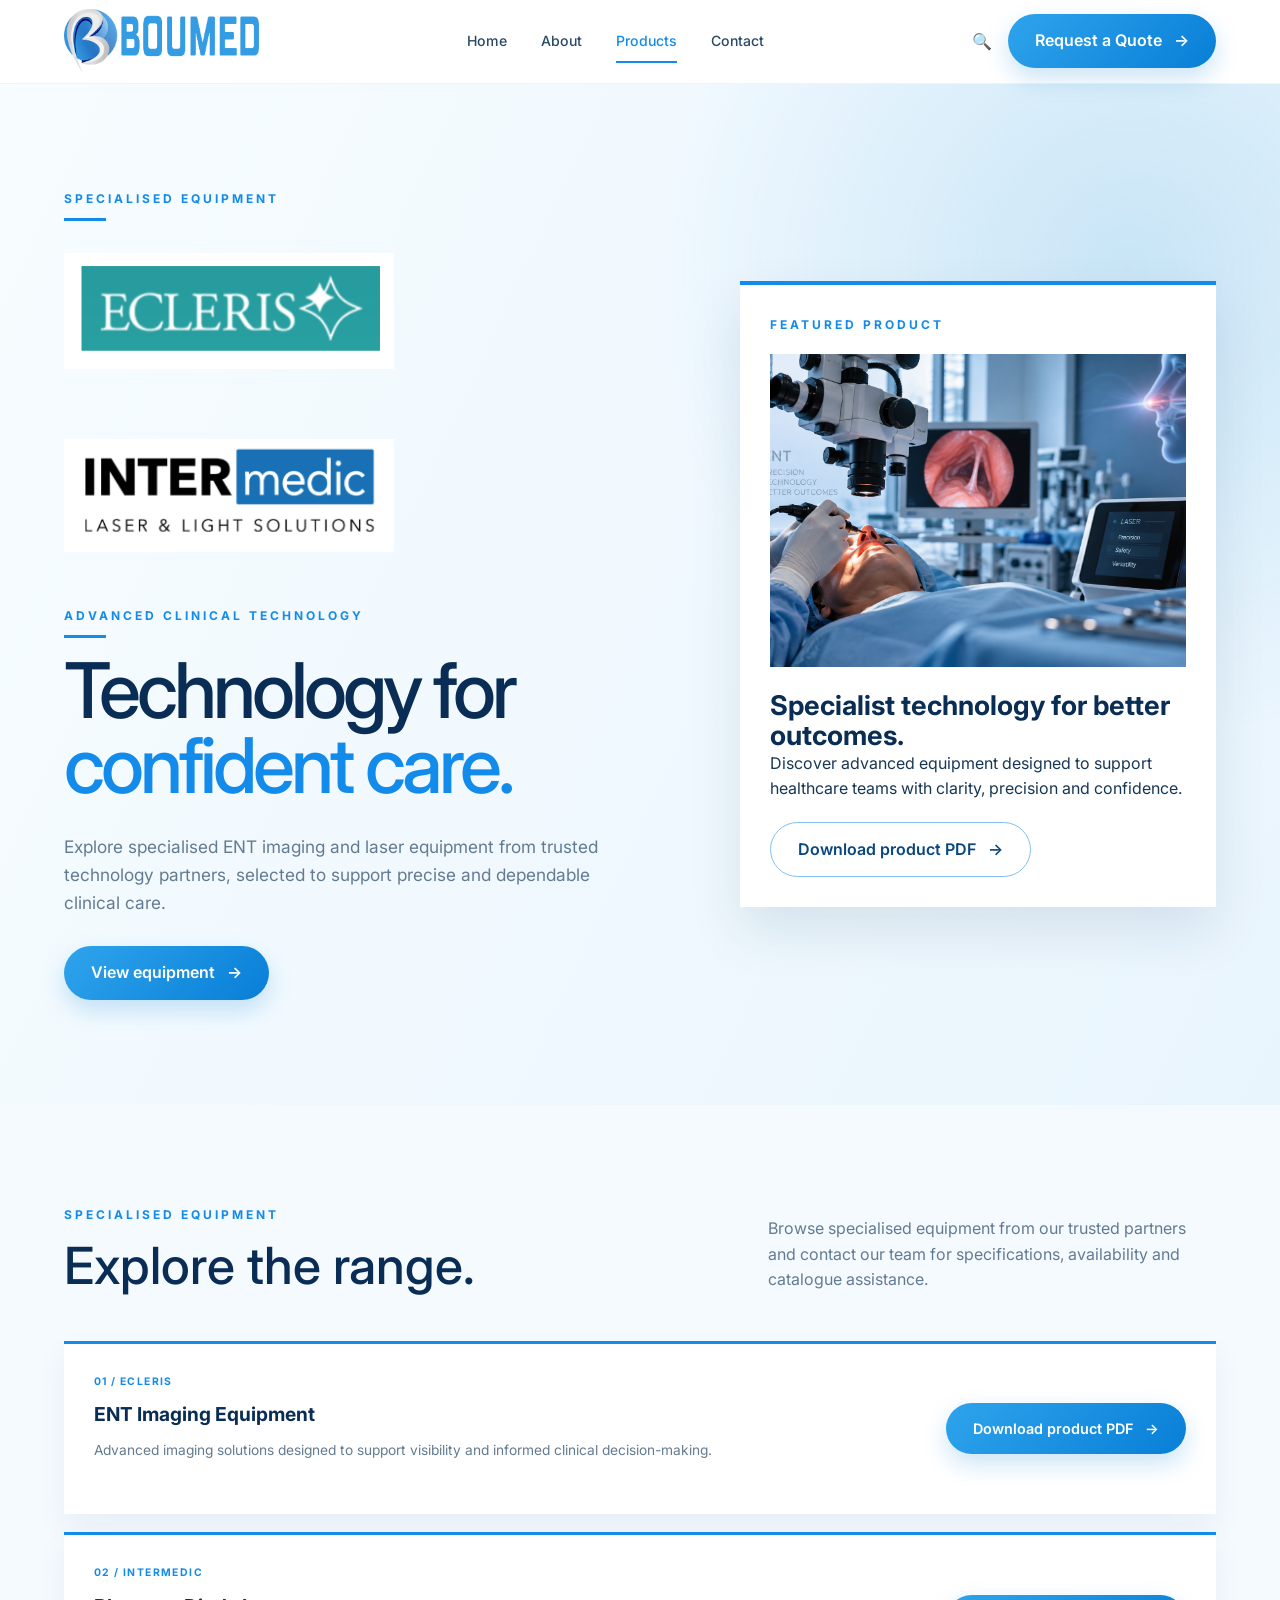
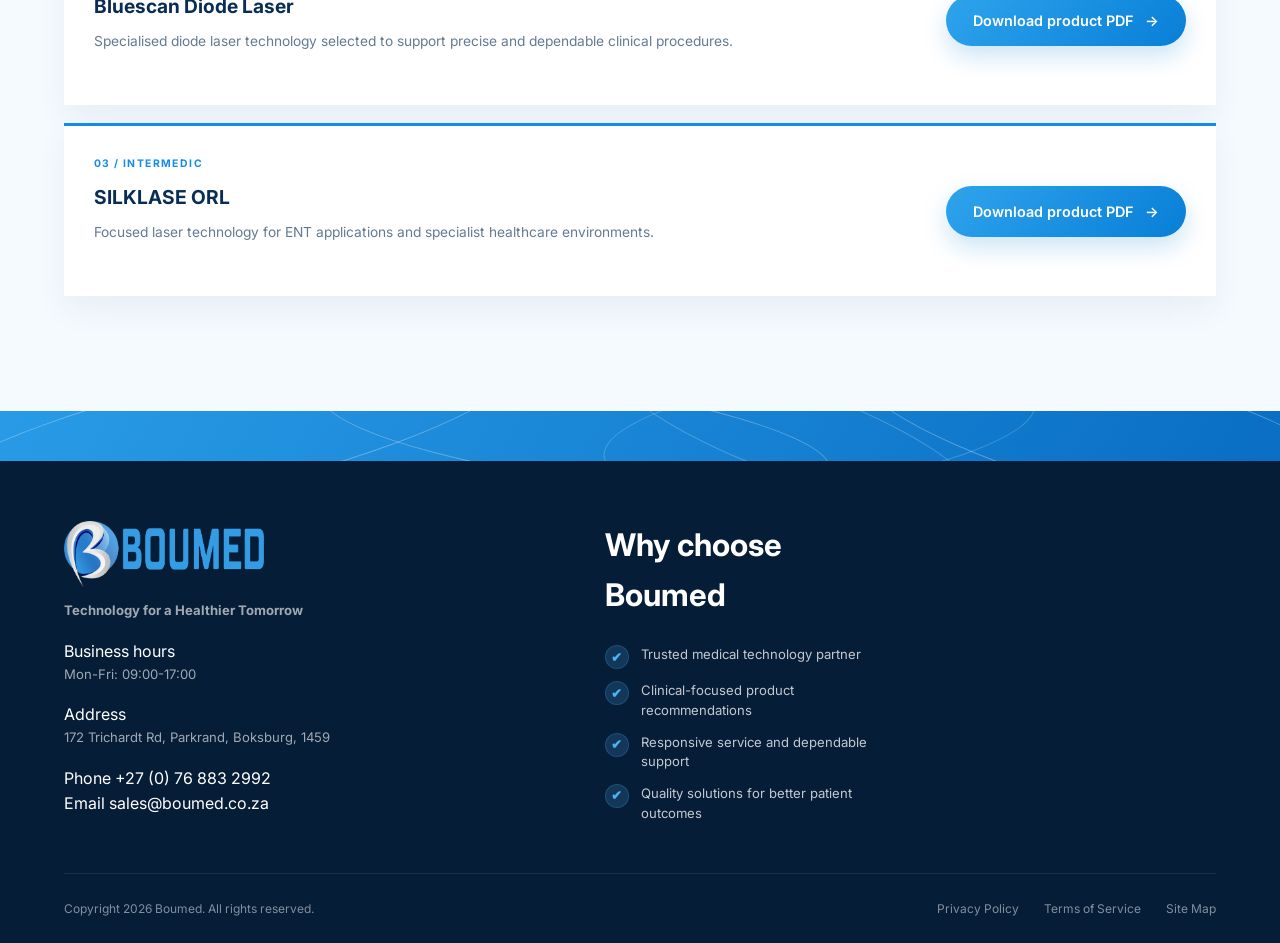
<file: specialised-equipment.html>
<!DOCTYPE html>
<html lang="en">
<head>
    <meta charset="UTF-8">
    <meta name="viewport" content="width=device-width, initial-scale=1.0">

    <title>Specialised Equipment | Boumed Products</title>

    <link rel="preconnect" href="https://fonts.googleapis.com">
    <link rel="preconnect" href="https://fonts.gstatic.com" crossorigin>
    <link
        href="https://fonts.googleapis.com/css2?family=Inter:wght@400;500;600;700;800&display=swap"
        rel="stylesheet"
    >
    <link rel="stylesheet" href="style.css">
</head>

<body>
    <header class="site-header">
        <div class="container navbar">
            <a href="index.html" class="logo">
                <img src="cropped-Boumed-Logo-Doclogo.png" alt="Boumed Logo">
            </a>

            <button class="menu-toggle" type="button" aria-controls="main-navigation" aria-expanded="false" hidden>Menu <span aria-hidden="true">☰</span></button>
            <nav class="nav-links" id="main-navigation" aria-label="Main navigation">
                <a href="index.html">Home</a>
                <a href="about-us.html">About</a>
                <div class="nav-dropdown">
                    <a class="nav-dropdown-toggle active" href="products.html" aria-current="page">Products</a>
                    <div class="nav-dropdown-menu">
                        <a href="surgical-instruments.html">Surgical Instruments</a>
                        <a href="consumables.html">Consumables</a>
                        <a href="specialised-equipment.html">Specialised Equipment</a>
                    </div>
                </div>
                <a href="contact.html">Contact</a>
            </nav>

            <div class="nav-actions">
                <button class="search-button" type="button" aria-label="Search" aria-expanded="false">&#128269;</button>
                <a href="contact.html" class="btn btn-primary">Request a Quote <span>-></span></a>
            </div>
        </div>
    </header>

    <main>
        <section class="supplier-hero">
            <div class="container supplier-hero-grid">
                <div class="supplier-hero-content">
                    <p class="eyebrow supplier-eyebrow">Specialised Equipment</p>
                    <img class="supplier-hero-logo" src="Images/Ecleris.png" alt="Ecleris logo">
                    <img class="supplier-hero-logo" src="Images/inter-medic.png" alt="Inter Medic logo">

                    <p class="eyebrow supplier-eyebrow">Advanced clinical technology</p>
                    <h1>Technology for<br><span>confident care.</span></h1>
                    <p class="supplier-hero-copy">Explore specialised ENT imaging and laser equipment from trusted technology partners, selected to support precise and dependable clinical care.</p>
                    <a href="#supplier-products" class="btn btn-primary">View equipment <span>-></span></a>
                </div>

                <div class="supplier-featured-product">
                    <p class="eyebrow">Featured Product</p>
                    <img src="Images/HomeHero Laser.png" alt="Specialised medical technology in a clinical setting">
                    <h2>Specialist technology for better outcomes.</h2>
                    <p>Discover advanced equipment designed to support healthcare teams with clarity, precision and confidence.</p>
                    <a class="btn btn-secondary" href="Ecleris/Ecleris-Catalogue-ENT.pdf" target="_blank" rel="noopener">Download product PDF <span>-></span></a>
                </div>
            </div>
        </section>

        <section class="supplier-products specialised-products" id="supplier-products">
            <div class="container">
                <div class="products-section-heading">
                    <div>
                        <p class="eyebrow">Specialised Equipment</p>
                        <h2>Explore the range.</h2>
                    </div>
                    <p>Browse specialised equipment from our trusted partners and contact our team for specifications, availability and catalogue assistance.</p>
                </div>

                <div class="supplier-product-grid">
                    <article class="supplier-product-card">
                        <span>01 / ECLERIS</span>
                        <h3>ENT Imaging Equipment</h3>
                        <p>Advanced imaging solutions designed to support visibility and informed clinical decision-making.</p>
                        <a class="btn btn-primary" href="Ecleris/Ecleris-Catalogue-ENT.pdf" target="_blank" rel="noopener">Download product PDF <span>-></span></a>
                    </article>
                    <article class="supplier-product-card">
                        <span>02 / INTERMEDIC</span>
                        <h3>Bluescan Diode Laser</h3>
                        <p>Specialised diode laser technology selected to support precise and dependable clinical procedures.</p>
                        <a class="btn btn-primary" href="InterMedic%20Catalogues/Bluescan-ENT-intermedic-EN-LR-1.pdf" target="_blank" rel="noopener">Download product PDF <span>-></span></a>
                    </article>
                    <article class="supplier-product-card">
                        <span>03 / INTERMEDIC</span>
                        <h3>SILKLASE ORL</h3>
                        <p>Focused laser technology for ENT applications and specialist healthcare environments.</p>
                        <a class="btn btn-primary" href="InterMedic%20Catalogues/SILKLASE-ORL-Eng.pdf" target="_blank" rel="noopener">Download product PDF <span>-></span></a>
                    </article>
                </div>
            </div>
        </section>
    </main>

    <div class="site-divider" aria-hidden="true">
        <span></span>
        <span></span>
        <span></span>
    </div>

    <footer class="footer">
        <div class="container footer-grid">
            <div class="footer-brand">
                <img src="cropped-Boumed-Logo-Doclogo.png" alt="Boumed Logo">
                <h3>Technology for a Healthier Tomorrow</h3>
                <div class="footer-contact-list">
                    <div>
                        <span>Business hours</span>
                        <p>Mon-Fri: 09:00-17:00</p>
                    </div>
                    <div>
                        <span>Address</span>
                        <p><a href="https://www.google.com/maps?q=172+Trichardt+Rd,+Parkrand,+Boksburg,+1459" target="_blank">172 Trichardt Rd, Parkrand, Boksburg, 1459</a></p>
                    </div>
                    <div>
                        <span>Phone</span>
                        <a href="tel:+27768832992">+27 (0) 76 883 2992</a>
                    </div>
                    <div>
                        <span>Email</span>
                        <a href="mailto:sales@boumed.co.za">sales@boumed.co.za</a>
                    </div>
                </div>
            </div>
            <div class="footer-column footer-why">
                <h2>Why choose Boumed</h2>
                <ul>
                    <li><div class="trust-icon">&#10004;</div><span>Trusted medical technology partner</span></li>
                    <li><div class="trust-icon">&#10004;</div><span>Clinical-focused product recommendations</span></li>
                    <li><div class="trust-icon">&#10004;</div><span>Responsive service and dependable support</span></li>
                    <li><div class="trust-icon">&#10004;</div><span>Quality solutions for better patient outcomes</span></li>
                </ul>
            </div>
        </div>
        <div class="container footer-bottom">
            <p>Copyright 2026 Boumed. All rights reserved.</p>
            <div>
                <a href="#">Privacy Policy</a>
                <a href="#">Terms of Service</a>
                <a href="#">Site Map</a>
            </div>
        </div>
    </footer>

    <script src="script.js" defer></script>
</body>
</html>
</file>
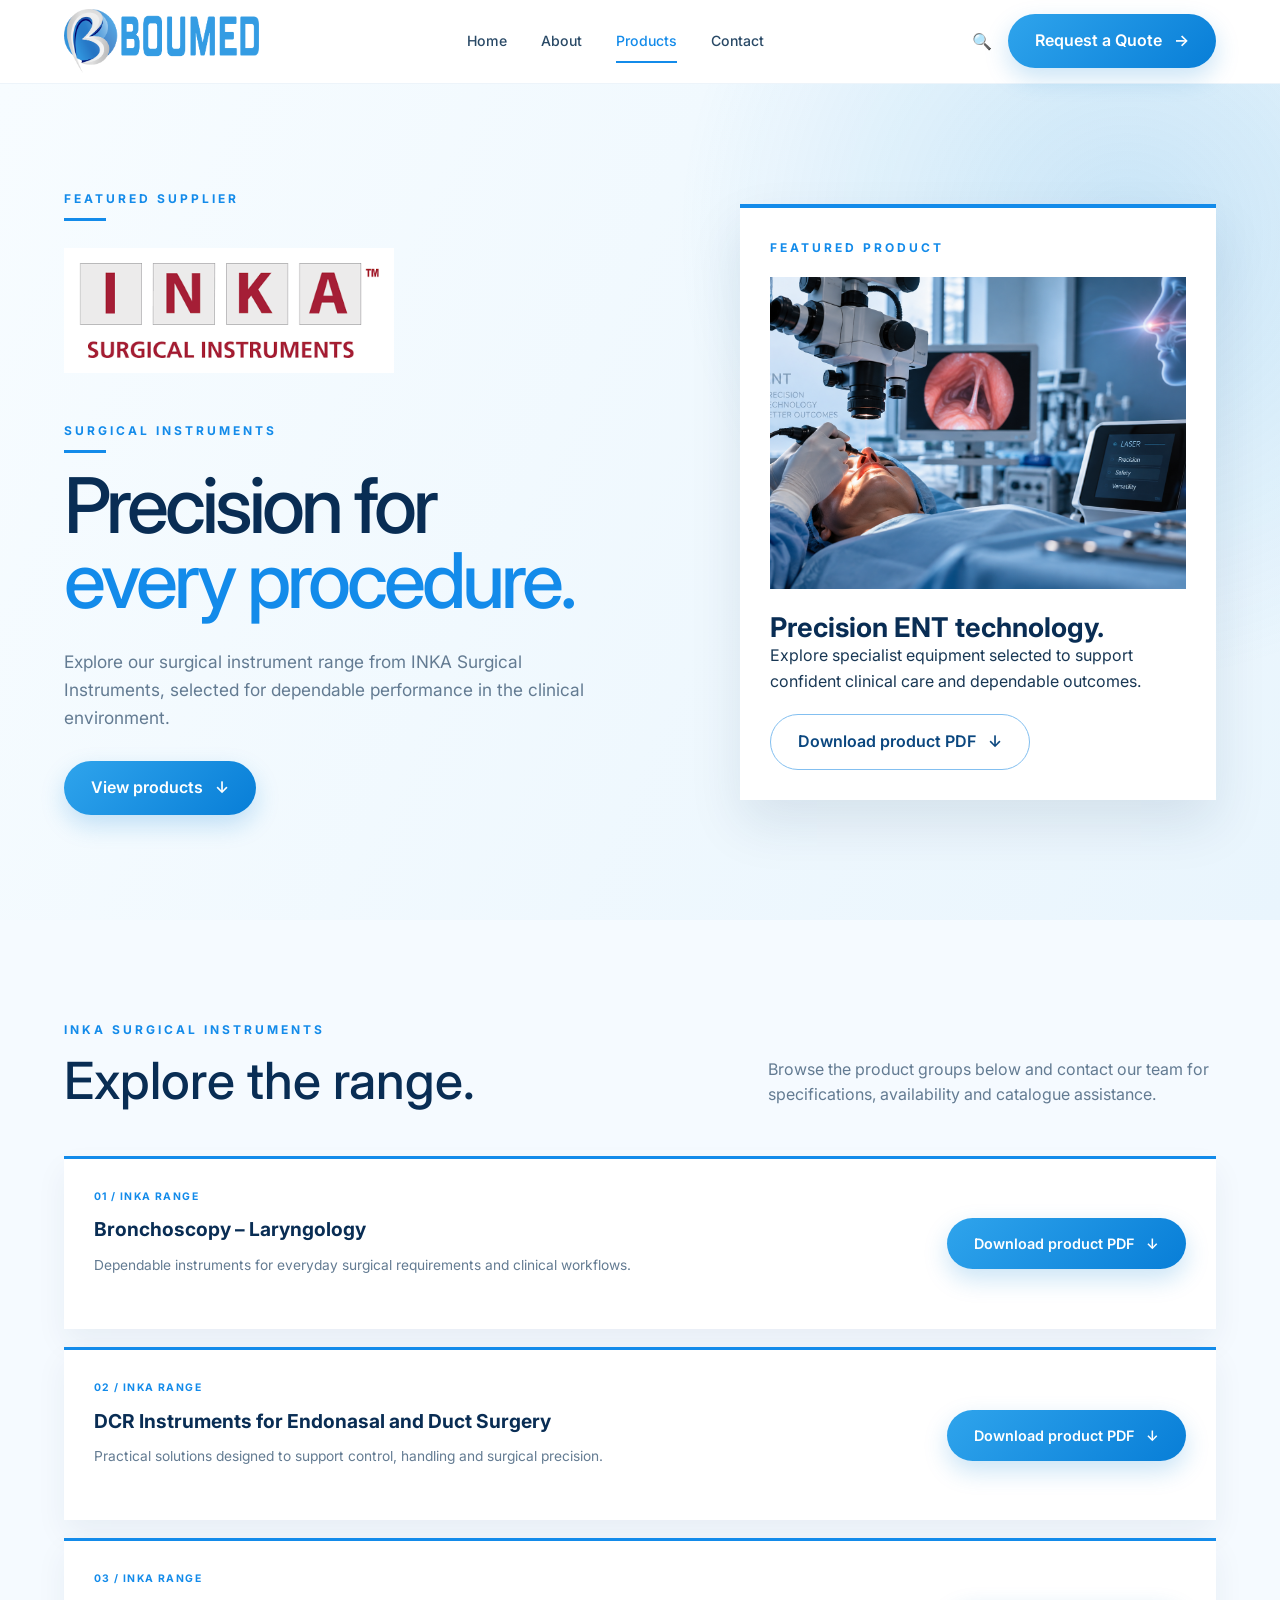
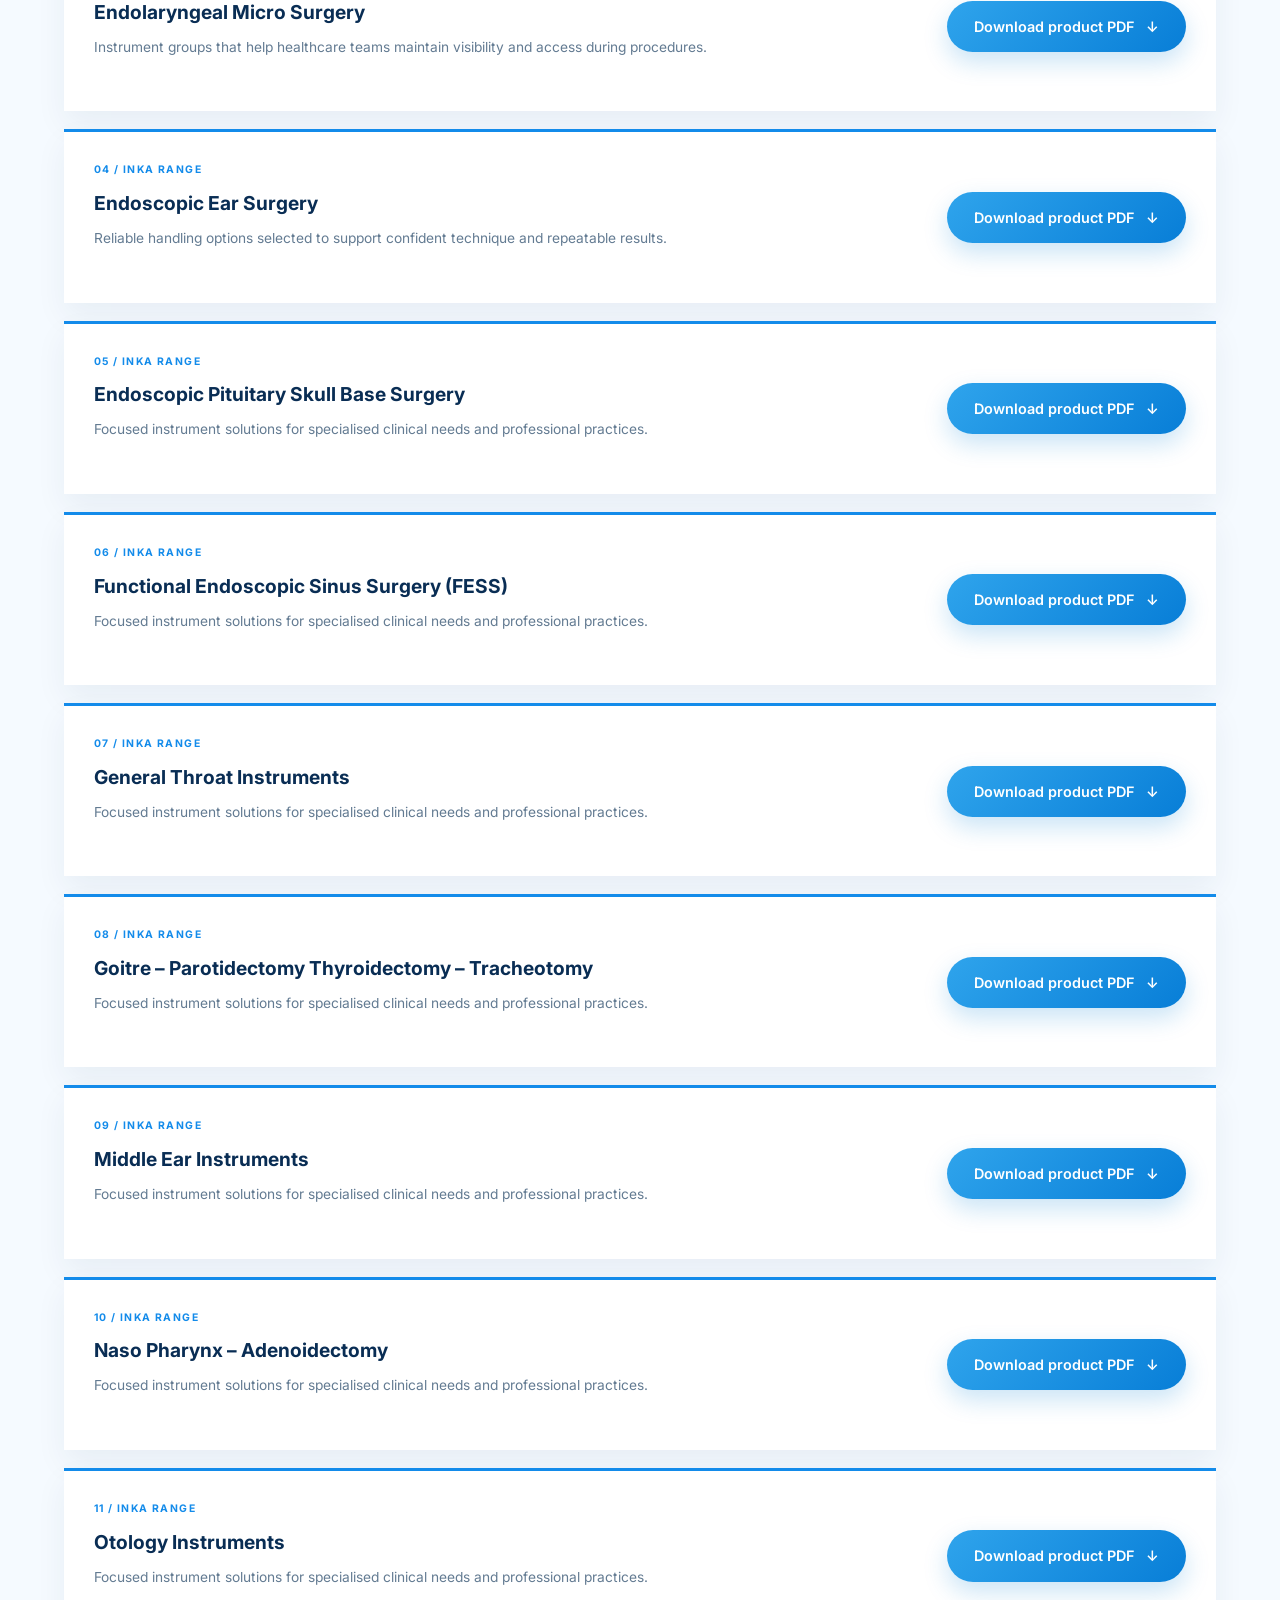
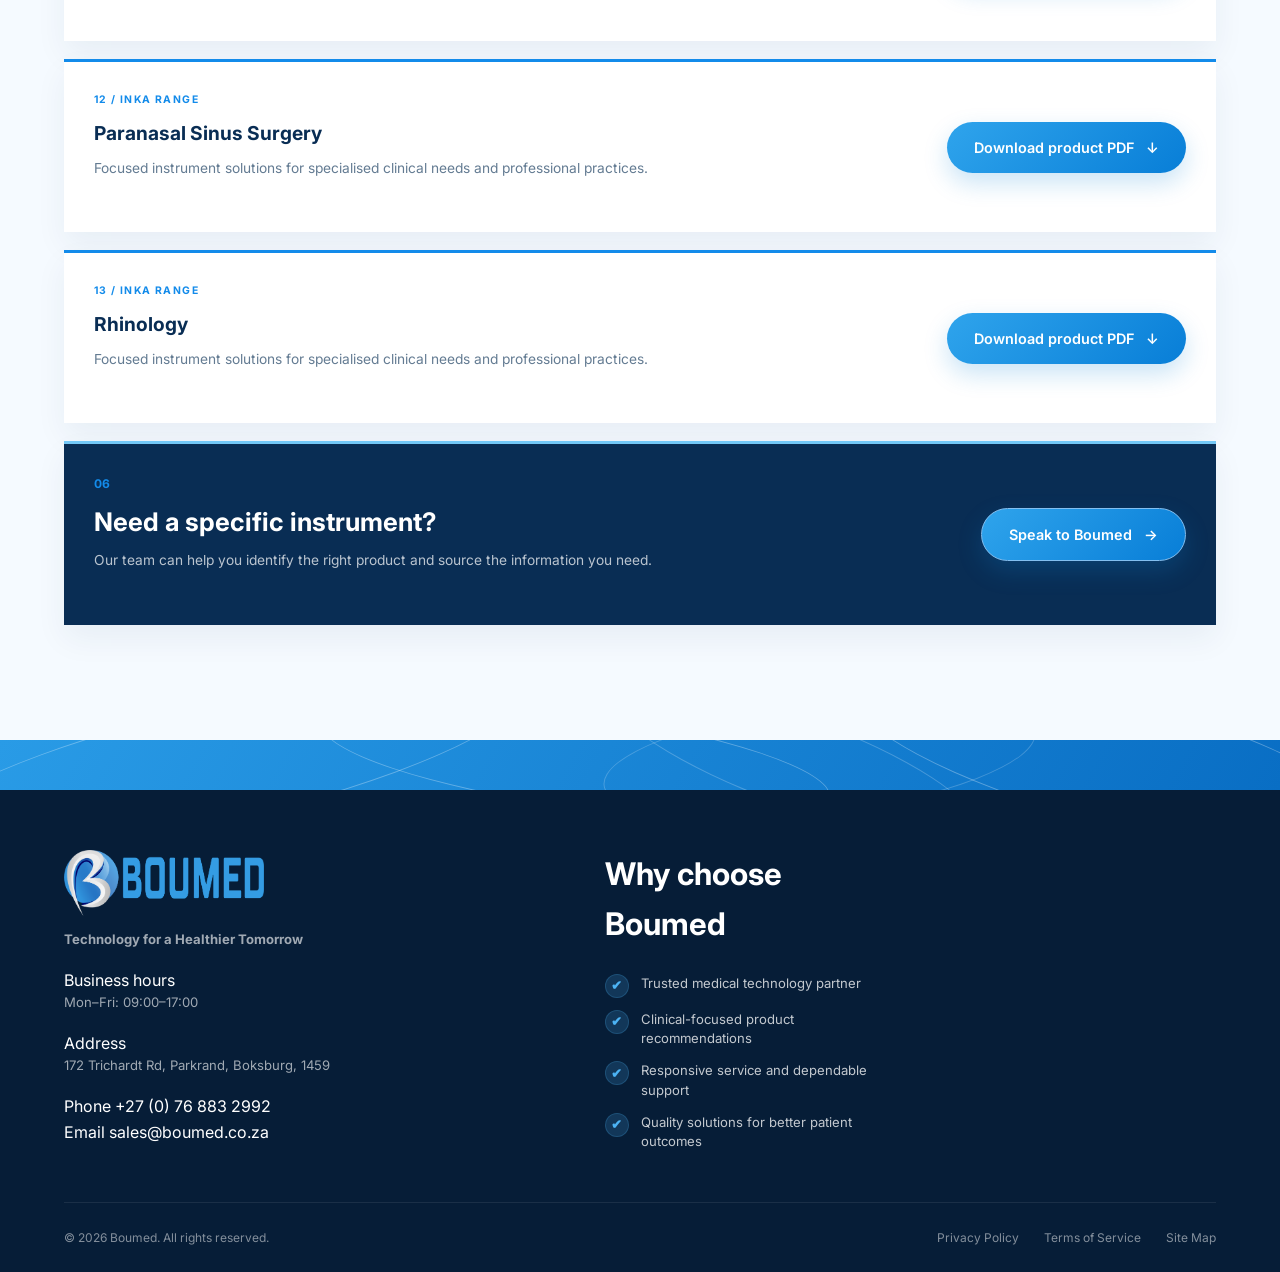
<file: surgical-instruments.html>
<!DOCTYPE html>
<html lang="en">
<head>
    <meta charset="UTF-8">
    <meta name="viewport" content="width=device-width, initial-scale=1.0">

    <title>Surgical Instruments | Boumed Products</title>

    <link rel="preconnect" href="https://fonts.googleapis.com">
    <link rel="preconnect" href="https://fonts.gstatic.com" crossorigin>
    <link
        href="https://fonts.googleapis.com/css2?family=Inter:wght@400;500;600;700;800&display=swap"
        rel="stylesheet"
    >
    <link rel="stylesheet" href="style.css">
</head>

<body>
    <header class="site-header">
        <div class="container navbar">
            <a href="index.html" class="logo">
                <img src="cropped-Boumed-Logo-Doclogo.png" alt="Boumed Logo">
            </a>

            <button class="menu-toggle" type="button" aria-controls="main-navigation" aria-expanded="false" hidden>Menu <span aria-hidden="true">☰</span></button>
            <nav class="nav-links" id="main-navigation" aria-label="Main navigation">
                <a href="index.html">Home</a>
                <a href="about-us.html">About</a>
                <div class="nav-dropdown">
                    <a class="nav-dropdown-toggle active" href="products.html" aria-current="page">Products</a>
                    <div class="nav-dropdown-menu">
                        <a href="surgical-instruments.html">Surgical Instruments</a>
                        <a href="consumables.html">Consumables</a>
                        <a href="specialised-equipment.html">Specialised Equipment</a>
                    </div>
                </div>
                <a href="contact.html">Contact</a>
            </nav>

            <div class="nav-actions">
                <button class="search-button" type="button" aria-label="Search" aria-expanded="false">&#128269;</button>
                <a href="contact.html" class="btn btn-primary">Request a Quote <span>→</span></a>
            </div>
        </div>
    </header>

    <main>
        <section class="supplier-hero">
            <div class="container supplier-hero-grid">
                <div class="supplier-hero-content">
                    <p class="eyebrow supplier-eyebrow">Featured Supplier</p>
                    <img class="supplier-hero-logo" src="Images/INKA Surgical Instruments.png" alt="INKA Surgical Instruments logo">

                    <p class="eyebrow supplier-eyebrow">Surgical Instruments</p>
                    <h1>Precision for<br><span>every procedure.</span></h1>
                    <p class="supplier-hero-copy">Explore our surgical instrument range from INKA Surgical Instruments, selected for dependable performance in the clinical environment.</p>
                    <a href="#supplier-products" class="btn btn-primary">View products <span>↓</span></a>
                </div>

                <div class="supplier-featured-product">
                    <p class="eyebrow">Featured Product</p>
                    <img src="Images/HomeHero Laser.png" alt="ENT laser and precision technology in a clinical setting">
                    <h2>Precision ENT technology.</h2>
                    <p>Explore specialist equipment selected to support confident clinical care and dependable outcomes.</p>
                    <a class="btn btn-secondary" href="InterMedic%20Catalogues/Bluescan-ENT-intermedic-EN-LR-1.pdf" target="_blank" rel="noopener">Download product PDF <span>↓</span></a>
                </div>
            </div>
        </section>

        <section class="supplier-products" id="supplier-products">
            <div class="container">
                <div class="products-section-heading">
                    <div>
                        <p class="eyebrow">INKA Surgical Instruments</p>
                        <h2>Explore the range.</h2>
                    </div>
                    <p>Browse the product groups below and contact our team for specifications, availability and catalogue assistance.</p>
                </div>

                <div class="supplier-product-grid">
                    <article class="supplier-product-card">
                        <span>01 / INKA range</span>
                        <h3>Bronchoscopy – Laryngology</h3>
                        <p>Dependable instruments for everyday surgical requirements and clinical workflows.</p>
                        <a class="btn btn-primary" href="INKA%20Catalogues/Bronchoscopy-Laryngology.pdf" target="_blank" rel="noopener">Download product PDF <span>↓</span></a>
                    </article>
                    <article class="supplier-product-card">
                        <span>02 / INKA range</span>
                        <h3>DCR Instruments for Endonasal and Duct Surgery</h3>
                        <p>Practical solutions designed to support control, handling and surgical precision.</p>
                        <a class="btn btn-primary" href="INKA%20Catalogues/DCR-Instruments-for-Endonasal-and-Duct-Surgery.pdf" target="_blank" rel="noopener">Download product PDF <span>↓</span></a>
                    </article>
                    <article class="supplier-product-card">
                        <span>03 / INKA range</span>
                        <h3>Endolaryngeal Micro Surgery</h3>
                        <p>Instrument groups that help healthcare teams maintain visibility and access during procedures.</p>
                        <a class="btn btn-primary" href="INKA%20Catalogues/Endolaryngeal-Micro-Surgery.pdf" target="_blank" rel="noopener">Download product PDF <span>↓</span></a>
                    </article>
                    <article class="supplier-product-card">
                        <span>04 / INKA range</span>
                        <h3>Endoscopic Ear Surgery</h3>
                        <p>Reliable handling options selected to support confident technique and repeatable results.</p>
                        <a class="btn btn-primary" href="INKA%20Catalogues/Endoscopic-Ear-Surgery.pdf" target="_blank" rel="noopener">Download product PDF <span>↓</span></a>
                    </article>
                    <article class="supplier-product-card">
                        <span>05 / INKA range</span>
                        <h3>Endoscopic Pituitary Skull Base Surgery</h3>
                        <p>Focused instrument solutions for specialised clinical needs and professional practices.</p>
                        <a class="btn btn-primary" href="INKA%20Catalogues/Endoscopic-Pituitary-Skull-Base-Surgery-1.pdf" target="_blank" rel="noopener">Download product PDF <span>↓</span></a>
                    </article>
                    <article class="supplier-product-card">
                        <span>06 / INKA range</span>
                        <h3>Functional Endoscopic Sinus Surgery (FESS)</h3>
                        <p>Focused instrument solutions for specialised clinical needs and professional practices.</p>
                        <a class="btn btn-primary" href="INKA%20Catalogues/Functional-Endoscopic-Sinus-Surgery-FESS.pdf" target="_blank" rel="noopener">Download product PDF <span>↓</span></a>
                    </article>
                    <article class="supplier-product-card">
                        <span>07 / INKA range</span>
                        <h3>General Throat Instruments</h3>
                        <p>Focused instrument solutions for specialised clinical needs and professional practices.</p>
                        <a class="btn btn-primary" href="INKA%20Catalogues/General-Throat-Instruments.pdf" target="_blank" rel="noopener">Download product PDF <span>↓</span></a>
                    </article>
                    <article class="supplier-product-card">
                        <span>08 / INKA range</span>
                        <h3>Goitre – Parotidectomy Thyroidectomy – Tracheotomy</h3>
                        <p>Focused instrument solutions for specialised clinical needs and professional practices.</p>
                        <a class="btn btn-primary" href="INKA%20Catalogues/Goitre-Parotidectomy-Thyroidectomy-Tracheotomy.pdf" target="_blank" rel="noopener">Download product PDF <span>↓</span></a>
                    </article>
                    <article class="supplier-product-card">
                        <span>09 / INKA range</span>
                        <h3>Middle Ear Instruments</h3>
                        <p>Focused instrument solutions for specialised clinical needs and professional practices.</p>
                        <a class="btn btn-primary" href="INKA%20Catalogues/Middle-Ear-Instruments.pdf" target="_blank" rel="noopener">Download product PDF <span>↓</span></a>
                    </article>
                    <article class="supplier-product-card">
                        <span>10 / INKA range</span>
                        <h3>Naso Pharynx – Adenoidectomy</h3>
                        <p>Focused instrument solutions for specialised clinical needs and professional practices.</p>
                        <a class="btn btn-primary" href="INKA%20Catalogues/Naso-Pharynx-Adenoidectomy.pdf" target="_blank" rel="noopener">Download product PDF <span>↓</span></a>
                    </article>
                    <article class="supplier-product-card">
                        <span>11 / INKA range</span>
                        <h3>Otology Instruments</h3>
                        <p>Focused instrument solutions for specialised clinical needs and professional practices.</p>
                        <a class="btn btn-primary" href="INKA%20Catalogues/Otology-Instruments.pdf" target="_blank" rel="noopener">Download product PDF <span>↓</span></a>
                    </article>
                    <article class="supplier-product-card">
                        <span>12 / INKA range</span>
                        <h3>Paranasal Sinus Surgery</h3>
                        <p>Focused instrument solutions for specialised clinical needs and professional practices.</p>
                        <a class="btn btn-primary" href="INKA%20Catalogues/Paranasal-Sinus-Surgery.pdf" target="_blank" rel="noopener">Download product PDF <span>↓</span></a>
                    </article>
                    <article class="supplier-product-card">
                        <span>13 / INKA range</span>
                        <h3>Rhinology</h3>
                        <p>Focused instrument solutions for specialised clinical needs and professional practices.</p>
                        <a class="btn btn-primary" href="INKA%20Catalogues/Rhinology.pdf" target="_blank" rel="noopener">Download product PDF <span>↓</span></a>
                    </article>
                    <article class="supplier-product-card supplier-product-card--contact">
                        <span class="category-number">06</span>
                        <h3>Need a specific instrument?</h3>
                        <p>Our team can help you identify the right product and source the information you need.</p>
                        <a href="contact.html" class="btn btn-secondary">Speak to Boumed <span>→</span></a>
                    </article>
                </div>
            </div>
        </section>

    </main>

    <div class="site-divider" aria-hidden="true">
        <span></span>
        <span></span>
        <span></span>
    </div>

    <footer class="footer">
        <div class="container footer-grid">
            <div class="footer-brand">
                <img src="cropped-Boumed-Logo-Doclogo.png" alt="Boumed Logo">
                <h3>Technology for a Healthier Tomorrow</h3>
                <div class="footer-contact-list">
                    <div>
                        <span>Business hours</span>
                        <p>Mon–Fri: 09:00–17:00</p>
                    </div>
                    <div>
                        <span>Address</span>
                        <p><a href="https://www.google.com/maps?q=172+Trichardt+Rd,+Parkrand,+Boksburg,+1459" target="_blank">172 Trichardt Rd, Parkrand, Boksburg, 1459</a></p>
                    </div>
                    <div>
                        <span>Phone</span>
                        <a href="tel:+27768832992">+27 (0) 76 883 2992</a>
                    </div>
                    <div>
                        <span>Email</span>
                        <a href="mailto:sales@boumed.co.za">sales@boumed.co.za</a>
                    </div>
                </div>
            </div>
            <div class="footer-column footer-why">
                <h2>Why choose Boumed</h2>
                <ul>
                    <li>
                        <div class="trust-icon">&#10004;</div>
                        <span>Trusted medical technology partner</span>
                    </li>
                    <li>
                        <div class="trust-icon">&#10004;</div>
                        <span>Clinical-focused product recommendations</span>
                    </li>
                    <li>
                        <div class="trust-icon">&#10004;</div>
                        <span>Responsive service and dependable support</span>
                    </li>
                    <li>
                        <div class="trust-icon">&#10004;</div>
                        <span>Quality solutions for better patient outcomes</span>
                    </li>
                </ul>
            </div>
        </div>
        <div class="container footer-bottom"><p>© 2026 Boumed. All rights reserved.</p><div><a href="#">Privacy Policy</a><a href="#">Terms of Service</a><a href="#">Site Map</a></div></div>
    </footer>

    <script src="script.js" defer></script>
</body>
</html>
</file>
<file: style.css>
/* =========================================
   RESET
========================================= */

* {
    margin: 0;
    padding: 0;
    box-sizing: border-box;
}


html {
    scroll-behavior: smooth;
}


body {
    font-family: "Inter", sans-serif;

    color: #183754;

    background-color: #ffffff;

    line-height: 1.6;
}


img {
    width: 100%;
    display: block;
}


a {
    color: inherit;
    text-decoration: none;
}


button,
input {
    font-family: inherit;
}


/* =========================================
   COLOURS
========================================= */

:root {

    --blue: #349cdd;

    --bright-blue: #138bea;

    --dark-blue: #0b477f;

    --navy: #092d54;

    --deep-navy: #061d37;

    --text: #183754;

    --grey-text: #637b92;

    --light-blue: #eaf5ff;

    --very-light-blue: #f5faff;

    --white: #ffffff;

    --border: #deedf8;

}


/* =========================================
   GLOBAL
========================================= */

.container {

    width: 90%;

    max-width: 1450px;

    margin: 0 auto;

}


.eyebrow {

    color: var(--bright-blue);

    text-transform: uppercase;

    letter-spacing: 3px;

    font-size: 0.75rem;

    font-weight: 700;

    margin-bottom: 15px;

}


.btn {

    display: inline-flex;

    align-items: center;

    justify-content: center;

    gap: 12px;

    padding: 14px 27px;

    border-radius: 100px;

    font-weight: 600;

    transition: all 0.3s ease;

}


.btn-primary {

    color: white;

    background:
        linear-gradient(
            135deg,
            #2fa4ec,
            #087ed7
        );

    box-shadow:
        0 10px 25px
        rgba(13, 130, 214, 0.22);

}


.btn-primary:hover {

    transform: translateY(-2px);

    box-shadow:
        0 14px 30px
        rgba(13, 130, 214, 0.3);

}


.btn-secondary {

    color: var(--dark-blue);

    background: var(--white);

    border:
        1px solid
        #83bff0;

}


.btn-secondary:hover {

    color: var(--white);

    background: var(--bright-blue);

    border-color: var(--bright-blue);

    transform: translateY(-2px);

    box-shadow:
        0 10px 25px
        rgba(13, 130, 214, 0.18);

}


.btn-outline {

    color: var(--dark-blue);

    background: white;

    border:
        1px solid
        #83bff0;

}


.btn-outline:hover {

    background:
        var(--light-blue);

}


.btn-white {

    color: var(--dark-blue);

    background: white;

}


.btn-white:hover {

    transform: translateY(-2px);

}


.text-link {

    color: var(--bright-blue);

    font-size: 0.9rem;

    font-weight: 700;

}


/* =========================================
   HEADER
========================================= */

.site-header {

    position: sticky;

    top: 0;

    z-index: 1000;

    background:
        rgba(
            255,
            255,
            255,
            0.96
        );

    backdrop-filter:
        blur(15px);

    border-bottom:
        1px solid
        #edf4fa;

}


.navbar {

    min-height: 82px;

    display: flex;

    align-items: center;

    justify-content:
        space-between;

    gap: 35px;

}


.logo img {

    width: 195px;

    height: auto;

}


.nav-links {

    display: flex;

    align-items: center;

    gap: 34px;

}


.nav-dropdown {

    position: relative;

}


.nav-dropdown-toggle {

    position: relative;

    display: flex;

    align-items: center;

    gap: 6px;

    padding: 30px 0;

    color: #294966;

    font-size: 0.88rem;

    font-weight: 500;

    cursor: pointer;

    list-style: none;

}


.nav-dropdown-toggle::after {

    content: "";

    position: absolute;

    left: 0;

    bottom: 20px;

    width: 0;

    height: 2px;

    background: var(--bright-blue);

    transition: width 0.3s ease;

}


.nav-dropdown:hover .nav-dropdown-toggle::after,
.nav-dropdown:focus-within .nav-dropdown-toggle::after,
.nav-dropdown-toggle.active::after {

    width: 100%;

}


.nav-dropdown:hover .nav-dropdown-toggle,
.nav-dropdown:focus-within .nav-dropdown-toggle,
.nav-dropdown-toggle.active {

    color: var(--bright-blue);

}


.nav-dropdown-menu {

    position: absolute;

    top: calc(100% - 10px);

    left: 50%;

    z-index: 10;

    display: none;

    min-width: 235px;

    padding: 10px;

    transform: translateX(-50%);

    background: var(--white);

    border: 1px solid var(--border);

    border-radius: 8px;

    box-shadow: 0 18px 35px rgba(9, 45, 84, 0.14);

}


.nav-dropdown:hover .nav-dropdown-menu,
.nav-dropdown:focus-within .nav-dropdown-menu {

    display: grid;

}


.nav-dropdown-menu a {

    padding: 11px 13px;

    color: #294966;

    white-space: nowrap;

}


.nav-dropdown-menu a::after {

    display: none;

}


.nav-dropdown-menu a:hover {

    color: var(--bright-blue);

    background: var(--very-light-blue);

}


.nav-links a {

    position: relative;

    padding: 30px 0;

    color: #294966;

    font-size: 0.88rem;

    font-weight: 500;

}


.nav-links a::after {

    content: "";

    position: absolute;

    left: 0;

    bottom: 20px;

    width: 0;

    height: 2px;

    background:
        var(--bright-blue);

    transition:
        width 0.3s ease;

}


.nav-links a:hover::after,
.nav-links .active::after {

    width: 100%;

}


.nav-links a:hover,
.nav-links .active {

    color:
        var(--bright-blue);

}


.nav-actions {

    display: flex;

    align-items: center;

    gap: 16px;

}


.search-button {

    border: none;

    background: transparent;

    color: var(--navy);

    font-size: 1rem;

    cursor: pointer;

}


/* =========================================
   HERO
========================================= */

.hero {

    overflow: hidden;

    background:

        radial-gradient(
            circle at 10% 10%,
            rgba(69, 165, 232, 0.16),
            transparent 38%
        ),

        linear-gradient(
            110deg,
            #f8fcff,
            #eaf5fd
        );

}


.hero-grid {

    min-height: 550px;

    display: grid;

    grid-template-columns:
        0.95fr 1.25fr;

    align-items: center;

    gap: 45px;

}


.hero-content {

    padding: 20px 0;

}


.hero-content h1 {

    max-width: 450px;

    color: var(--navy);

    font-size:
        clamp(
            1.5rem,
            3.4vw,
            3.75rem
        );

    line-height: 1.0;

    letter-spacing: -3px;

    font-weight: 500;

}


.hero-content h1 span {

    color:
        var(--bright-blue);

}


.hero-description {

    max-width: 600px;

    margin-top: 24px;

    color:
        var(--grey-text);

    font-size: 1rem;

}


.hero-buttons {

    display: flex;

    gap: 15px;

    margin-top: 30px;

}


.hero-trust {

    display: grid;

    grid-template-columns: repeat(2, minmax(0, 1fr));

    column-gap: 30px;

    row-gap: 18px;

    margin-top: 36px;

}


.trust-item {

    display: flex;

    align-items: center;

    gap: 10px;

    min-width: 0;

}


.trust-icon {

    width: 42px;

    height: 42px;

    display: flex;

    justify-content: center;

    align-items: center;

    border-radius: 50%;

    color: var(--bright-blue);

    background: white;

    box-shadow:
        0 7px 20px
        rgba(0, 90, 160, 0.12);

    font-weight: 800;

}


.trust-item p {

    color: var(--navy);

    font-size: 0.76rem;

    line-height: 1.4;

    font-weight: 600;

}


.hero-image {

    height: 570px;

    position: relative;

    overflow: hidden;

    border-radius:
        0 0 0 70px;

}


.hero-image::before {

    content: "";

    position: absolute;

    inset: 0;

    z-index: 1;

    background:

        linear-gradient(
            90deg,
            rgba(
                235,
                247,
                255,
                0.9
            ),
            transparent 35%
        );

}


.hero-image img {

    width: 100%;

    height: 100%;

    object-fit: cover;

}


.hero-image-label {

    position: absolute;

    right: 35px;

    bottom: 40px;

    z-index: 2;

    width: 230px;

    padding: 20px;

    border-radius: 16px;

    background:
        rgba(
            255,
            255,
            255,
            0.88
        );

    backdrop-filter:
        blur(10px);

}


.hero-image-label span {

    display: block;

    color: var(--bright-blue);

    text-transform: uppercase;

    letter-spacing: 2px;

    font-size: 0.7rem;

    margin-bottom: 7px;

}


.hero-image-label strong {

    color: var(--navy);

    font-size: 1.255rem;

}


/* =========================================
   SOLUTIONS
========================================= */

.solutions {

    padding: 75px 0 90px;

}


.section-heading {

    display: grid;

    grid-template-columns: 1fr;

    gap: 45px;

    align-items: end;

    text-align: center;

    margin-bottom: 40px;

}


.section-heading h2 {

    max-width: none;

    margin: 0 auto;

    color: var(--navy);

    font-size:
        clamp(
            1.8rem,
            3vw,
            2.7rem
        );

    line-height: 1.12;

}


.section-description {

    width: 100%;

    text-align: center;

    color:
        var(--grey-text);

    font-size: 1.255rem;

}


.solution-actions {

    grid-column: 1 / -1;

    display: flex;

    align-items: center;

    justify-content: center;

    gap: 12px;

    justify-self: center;

}


.solution-actions .btn {

    width: 180px;

    padding: 20px 30px;

}


/* =========================================
   ABOUT PAGE
========================================= */

.about-hero {

    padding: 95px 0 105px;

    background:
        radial-gradient(
            circle at 90% 15%,
            rgba(52, 156, 221, 0.18),
            transparent 35%
        ),
        linear-gradient(115deg, #f7fcff, #e9f5fd);

}


.about-hero-grid {

    display: grid;

    grid-template-columns: minmax(0, 1.2fr) minmax(280px, 0.8fr);

    align-items: center;

    gap: 90px;

}


.about-hero-panels {

    display: grid;

    gap: 18px;

}


.about-hero-content h1 {

    max-width: 650px;

    color: var(--navy);

    font-size: clamp(3rem, 6vw, 6.5rem);

    line-height: 0.98;

    letter-spacing: -4px;

    font-weight: 500;

}


.about-hero-content h1 span {

    color: var(--bright-blue);

}


.about-hero-content > p:not(.eyebrow) {

    max-width: 520px;

    margin: 10px 0;

    color: var(--grey-text);

    font-size: 1.08rem;

}


.about-values-title {

    width: fit-content;

    margin-top: 46px;

    color: var(--navy);

    font-size: clamp(1.8rem, 3vw, 2.7rem);

    line-height: 1.1;

}


.about-values-title::after {

    content: "";

    display: block;

    width: 52px;

    height: 2px;

    margin-top: 12px;

    background: var(--bright-blue);

}


.about-values-list {

    display: grid;

    gap: 20px;

    margin-top: 24px;

    padding: 0;

    list-style: none;

}


.about-values-list li {

    display: grid;

    grid-template-columns: 42px minmax(0, 1fr);

    align-items: start;

    gap: 14px;

}


.about-values-list .trust-icon {

    flex: none;

}


.about-values-list h3 {

    margin-bottom: 3px;

    color: var(--navy);

    font-size: 1rem;

    line-height: 1.3;

}


.about-values-list p {

    max-width: 520px;

    color: var(--grey-text);

    font-size: 0.83rem;

    line-height: 1.5;

}


.about-hero-panel {

    min-height: 260px;

    padding: 32px;

    display: flex;

    flex-direction: column;

    justify-content: flex-end;

    color: var(--white);

    background:
        linear-gradient(145deg, rgba(9, 45, 84, 0.96), rgba(11, 71, 127, 0.88));

    border-radius: 0 0 0 90px;

    box-shadow: 0 24px 50px rgba(9, 45, 84, 0.16);

}


.about-panel-number {

    align-self: flex-end;

    color: #73c8f7;

    font-size: 0.8rem;

    font-weight: 700;

}


.about-hero-panel strong {

    max-width: 450px;

    font-size: clamp(1.5rem, 2.5vw, 2.25rem);

    line-height: 1.12;

}


.about-panel-line {

    width: 52px;

    height: 2px;

    margin: 28px 0 18px;

    background: #55b8ef;

}


.about-hero-panel > p:last-child {

    max-width: 300px;

    color: rgba(255, 255, 255, 0.72);

    font-size: 0.9rem;

}


.about-story {

    padding: 110px 0;

}


.about-story-grid {

    display: grid;

    grid-template-columns: minmax(0, 0.9fr) minmax(0, 1.1fr);

    gap: 110px;

}


.about-story h2,
.about-section-intro h2 {

    max-width: 530px;

    color: var(--navy);

    font-size: clamp(2rem, 4vw, 3.7rem);

    line-height: 1.05;

    font-weight: 500;

}


.about-story-copy {

    padding-top: 38px;

}


.about-story-copy p {

    max-width: 590px;

    margin-bottom: 22px;

    color: var(--grey-text);

    font-size: 1.05rem;

}


.about-story-copy .text-link span {

    margin-left: 8px;

}


.team.cards {

    padding: 90px 0 105px;

    background: var(--white);

}


.team-section-intro {

    max-width: 600px;

    margin-bottom: 12px;

}


.team-section-intro h2 {

    color: var(--navy);

    font-size: clamp(2rem, 4vw, 3.5rem);

    line-height: 1.05;

    font-weight: 500;

}


.team-cards-grid {

    display: grid;

    grid-template-columns: repeat(3, minmax(0, 1fr));

    gap: 14px;

}


.team-card:nth-child(4) {

    grid-column: 1 / span 1;

}


.team-card:nth-child(5) {

    grid-column: 2 / span 1;
    
}


.team-card {

    min-height: 265px;

    padding: 25px 22px;

    background: var(--white);

    border-top: 3px solid var(--bright-blue);

    box-shadow: 0 12px 25px rgba(9, 45, 84, 0.06);

}


.team-card-label {

    color: var(--bright-blue);

    text-transform: uppercase;

    letter-spacing: 1.6px;

    font-size: 0.65rem;

    font-weight: 700;

}


.team-card h3 {

    margin: 10px 0 12px;

    color: var(--navy);

    font-size: 1.05rem;

    line-height: 1.2;

}


.team-card img {

    width: 150px;

    height: 150px;

    margin: 0 auto 14px;

    object-fit: cover;

    object-position: center;

    border: 3px solid var(--light-blue);

    border-radius: 50%;

}


.team-card p {

    color: var(--grey-text);

    font-size: 0.82rem;

    line-height: 1.5;

}


/* =========================================
   PRODUCTS PAGE
========================================= */

.products-hero {

    padding: 105px 0 115px;

    background:
        radial-gradient(
            circle at 88% 20%,
            rgba(52, 156, 221, 0.2),
            transparent 34%
        ),
        linear-gradient(115deg, #f7fcff, #e9f5fd);

}


.products-hero-content {

    max-width: 900px;

}


.products-hero h1 {

    color: var(--navy);

    font-size: clamp(3rem, 6vw, 6rem);

    line-height: 0.98;

    letter-spacing: -4px;

    font-weight: 500;

}


.products-hero h1 span {

    color: var(--bright-blue);

}


.products-hero-content > p:last-child {

    max-width: 570px;

    margin-top: 30px;

    color: var(--grey-text);

    font-size: 1.08rem;

}


.partners-section,
.product-categories {

    padding: 100px 0;

}


.product-categories {

    background: var(--very-light-blue);

}


.products-section-heading {

    display: grid;

    grid-template-columns: minmax(0, 1fr) minmax(280px, 0.7fr);

    align-items: end;

    gap: 65px;

    margin-bottom: 48px;

    color: var(--deep-navy);

}


.products-section-heading h2 {

    max-width: 600px;

    color: var(--navy);

    font-size: clamp(2rem, 4vw, 3.5rem);

    line-height: 1.05;

    font-weight: 500;

}


.products-section-heading > p {

    color: var(--grey-text);

    font-size: 1rem;

}


.partner-grid {

    display: grid;

    grid-template-columns: repeat(6, minmax(0, 1fr));

    justify-content: center;

    gap: 28px 24px;

}


.partner-image-container {

    grid-column: span 2;

    display: flex;

    align-items: center;

    justify-content: center;

}


.partner-image-container:nth-child(4) {

    grid-column: 2 / span 2;

}


.partner-image-container:nth-child(5) {

    grid-column: 4 / span 2;

}


.partner-image-container img {

    display: block;

    width: 100%;

    background-color: var(--white);

    max-width: 300px;

    height: 120px;

    object-fit: contain;
    
    object-position: center;
    
    border: none;

}


.categories-heading {

    margin-bottom: 42px;

}


.product-category-grid {

    display: grid;

    grid-template-columns: repeat(3, minmax(0, 1fr));

    gap: 18px;

}


.product-category-card {

    min-height: 300px;

    padding: 32px;

    display: flex;

    flex-direction: column;

    align-items: flex-start;

    background: var(--white);

    border-top: 3px solid var(--bright-blue);

    box-shadow: 0 14px 30px rgba(9, 45, 84, 0.06);

}


.category-number {

    color: var(--bright-blue);

    font-size: 0.75rem;

    font-weight: 700;

}


.product-category-card h3 {

    margin: 55px 0 13px;

    color: var(--navy);

    font-size: 1.45rem;

    line-height: 1.15;

}


.product-category-card p {

    color: var(--grey-text);

    font-size: 0.9rem;

}


.product-category-card .text-link {

    margin-top: auto;

    padding-top: 25px;

}


/* =========================================
   SUPPLIER PRODUCT PAGE
========================================= */

.supplier-hero {

    padding: 105px 0;

    background:
        radial-gradient(
            circle at 88% 18%,
            rgba(52, 156, 221, 0.2),
            transparent 34%
        ),
        linear-gradient(115deg, #f7fcff, #e9f5fd);

}


.supplier-hero-grid {

    display: grid;

    grid-template-columns: minmax(0, 1fr) minmax(300px, 0.8fr);

    align-items: center;

    gap: 80px;

}


.supplier-hero-content {

    display: flex;

    flex-direction: column;

    align-items: flex-start;

}


.supplier-hero-logo {

    width: min(100%, 330px);

    height: 150px;

    margin-bottom: 35px;

    object-fit: contain;

    object-position: left center;

}


.supplier-eyebrow::after {

    content: "";

    display: block;

    width: 42px;

    height: 3px;

    margin-top: 10px;

    background: var(--bright-blue);

}


.supplier-featured-product {

    padding: 30px;

    background: var(--white);

    border-top: 4px solid var(--bright-blue);

    box-shadow: 0 24px 50px rgba(9, 45, 84, 0.1);

}


.supplier-featured-product .eyebrow {

    margin-bottom: 20px;

}


.supplier-featured-product img {

    display: block;

    width: 100%;

    aspect-ratio: 4 / 3;

    object-fit: cover;

}


.supplier-featured-product h2 {

    margin-top: 24px;

    color: var(--navy);

    font-size: 1.7rem;

    line-height: 1.1;

}


.supplier-featured-product > p:last-child {

    margin-top: 12px;

    color: var(--grey-text);

    font-size: 0.95rem;

}


.supplier-featured-product .btn {

    margin-top: 20px;

}


.supplier-hero h1 {

    color: var(--navy);

    font-size: clamp(3rem, 6vw, 6rem);

    line-height: 0.98;

    letter-spacing: -4px;

    font-weight: 500;

}


.supplier-hero h1 span {

    color: var(--bright-blue);

}


.supplier-hero-copy {

    max-width: 560px;

    margin: 30px 0;

    color: var(--grey-text);

    font-size: 1.08rem;

}


.supplier-brand-panel {

    min-height: 350px;

    padding: 38px;

    display: flex;

    flex-direction: column;

    align-items: flex-start;

    justify-content: flex-end;

    background: var(--white);

    border-left: 5px solid var(--bright-blue);

    box-shadow: 0 24px 50px rgba(9, 45, 84, 0.1);

}


.supplier-panel-label {

    margin-bottom: auto;

    color: var(--bright-blue);

    text-transform: uppercase;

    letter-spacing: 2px;

    font-size: 0.7rem;

    font-weight: 700;

}


.supplier-brand-panel img {

    width: 100%;

    max-width: 330px;

    height: 150px;

    object-fit: contain;

    object-position: left center;

}


.supplier-brand-panel p {

    max-width: 280px;

    margin-top: 22px;

    color: var(--grey-text);

    font-size: 0.9rem;

}


.supplier-intro {

    padding: 100px 0;

}


.supplier-intro-grid {

    display: grid;

    grid-template-columns: minmax(0, 1fr) minmax(280px, 0.8fr);

    align-items: end;

    gap: 80px;

}


.supplier-intro h2 {

    max-width: 550px;

    color: var(--navy);

    font-size: clamp(2rem, 4vw, 3.6rem);

    line-height: 1.05;

    font-weight: 500;

}


.supplier-intro-grid > p {

    color: var(--grey-text);

    font-size: 1.05rem;

}


.supplier-products {

    padding: 100px 0 115px;

    background: var(--very-light-blue);

}


.supplier-product-grid {

    display: grid;

    grid-template-columns: 1fr;

    gap: 18px;

}


.supplier-product-card {

    min-height: 170px;

    padding: 30px;

    display: grid;

    grid-template-columns: minmax(0, 1fr) auto;

    column-gap: 32px;

    align-items: center;

    background: var(--white);

    border-top: 3px solid var(--bright-blue);

    box-shadow: 0 14px 30px rgba(9, 45, 84, 0.06);

}


.supplier-product-card > span,
.supplier-product-card h3,
.supplier-product-card p {

    grid-column: 1;

}


.supplier-product-image {

    width: 100%;

    height: 150px;

    display: flex;

    align-items: center;

    justify-content: center;

    margin-bottom: 22px;

    background: var(--very-light-blue);

}


.supplier-product-image img {

    width: 85%;

    height: 115px;

    object-fit: contain;

}


.supplier-product-card > span:not(.category-number) {

    color: var(--bright-blue);

    text-transform: uppercase;

    letter-spacing: 1.4px;

    font-size: 0.65rem;

    font-weight: 700;

}


.supplier-product-card h3 {

    margin: 13px 0 10px;

    color: var(--navy);

    font-size: 1.2rem;

    line-height: 1.2;

}


.supplier-product-card p {

    color: var(--grey-text);

    font-size: 0.86rem;

    line-height: 2.0;

    padding-bottom: 20px;

}


.supplier-product-card .text-link,
.supplier-product-card > .btn {

    grid-column: 2;

    grid-row: 1 / span 3;

    align-self: center;

    justify-self: end;

    display: inline-flex;

    align-items: center;

    justify-content: center;

    gap: 12px;

    padding: 14px 27px;

    border-radius: 100px;

    color: var(--white);

    background:
        linear-gradient(
            135deg,
            #2fa4ec,
            #087ed7
        );

    box-shadow: 0 10px 25px rgba(13, 130, 214, 0.22);

    font-size: 0.9rem;

    font-weight: 600;

}


.supplier-product-card .text-link:hover {

    transform: translateY(-2px);

    box-shadow: 0 14px 30px rgba(13, 130, 214, 0.3);

}


.supplier-product-card--contact {

    justify-content: center;

    background: var(--navy);

    border-top-color: #73c8f7;

}


.supplier-product-card--contact h3 {

    color: var(--white);

    font-size: 1.6rem;

}


.supplier-product-card--contact p {

    color: rgba(255, 255, 255, 0.72);

}


.supplier-product-card--contact .btn {

    grid-column: 2;

    grid-row: 1 / span 3;

    margin-top: 0;

    justify-self: end;

}


.about-principles {

    padding: 100px 0 115px;

    background: var(--very-light-blue);

}


.about-section-intro {

    display: flex;

    align-items: flex-end;

    justify-content: space-between;

    gap: 35px;

    margin-bottom: 52px;

}


.principles-grid {

    display: grid;

    grid-template-columns: repeat(3, 1fr);

    gap: 20px;

}


.principle-card {

    min-height: 245px;

    padding: 30px;

    background: var(--white);

    border-top: 3px solid var(--bright-blue);

}


.principle-card > span {

    color: var(--bright-blue);

    font-size: 0.75rem;

    font-weight: 700;

}


.principle-card h3 {

    margin: 42px 0 12px;

    color: var(--navy);

    font-size: 1.2rem;

}


.principle-card p {

    color: var(--grey-text);

    font-size: 0.9rem;

}


.contact-hero {

    position: relative;

    overflow: hidden;

    padding: 115px 0 105px;

    background:
        linear-gradient(115deg, #f5fbff, #e4f3fc);

}


.contact-hero::after {

    content: "";

    position: absolute;

    width: 520px;

    height: 520px;

    right: -210px;

    bottom: -300px;

    border: 1px solid rgba(19, 139, 234, 0.18);

    border-radius: 50%;

    box-shadow:
        0 0 0 34px rgba(19, 139, 234, 0.04),
        0 0 0 68px rgba(19, 139, 234, 0.035),
        0 0 0 102px rgba(19, 139, 234, 0.03);

    pointer-events: none;

}

.contact-hero-grid {

    position: relative;

    z-index: 1;

    display: grid;

    grid-template-columns: minmax(0, 1fr) minmax(320px, 0.72fr);

    align-items: center;

    gap: 90px;

}

.contact-hero-copy h1 {

    max-width: 720px;

    color: var(--navy);

    font-size: clamp(2.8rem, 5.5vw, 5.8rem);

    line-height: 0.98;

    letter-spacing: -3px;

    font-weight: 500;

}

.contact-hero-copy > p:not(.eyebrow) {

    max-width: 580px;

    margin-top: 24px;

    color: var(--grey-text);

    font-size: 1.08rem;

}

.contact-highlight-grid {

    display: grid;

    grid-template-columns: repeat(3, minmax(0, 1fr));

    gap: 0;

    max-width: 720px;

    margin-top: 48px;

    border-top: 1px solid rgba(19, 139, 234, 0.22);

    border-bottom: 1px solid rgba(19, 139, 234, 0.22);

}

.contact-card {

    min-height: 112px;

    padding: 22px 20px 22px 0;

    background: transparent;

}


.contact-card + .contact-card {

    padding-left: 20px;

    border-left: 1px solid rgba(19, 139, 234, 0.22);

}

.contact-card-label,
.panel-label {

    display: inline-block;

    margin-bottom: 13px;

    color: var(--bright-blue);

    text-transform: uppercase;

    letter-spacing: 1.5px;

    font-size: 0.68rem;

    font-weight: 700;

}

.contact-card a,
.contact-card p,
.contact-card span {

    color: var(--navy);

    font-size: 0.96rem;

    line-height: 1.5;

}

.contact-panel {

    position: relative;

    min-height: 470px;

    padding: 18px;

    background:
        linear-gradient(145deg, #092d54, #0b477f);

    border-radius: 0 0 0 96px;

    box-shadow: 0 24px 50px rgba(9, 45, 84, 0.16);

}

.contact-panel-inner {

    min-height: 434px;

    padding: 38px 34px 32px;

    display: flex;

    flex-direction: column;

    justify-content: center;

    color: var(--white);

    border: 1px solid rgba(255, 255, 255, 0.16);

    border-radius: 0 0 0 78px;

}

.contact-panel h2 {

    max-width: 310px;

    color: var(--white);

    font-size: clamp(1.8rem, 3vw, 2.8rem);

    line-height: 1.08;

}

.contact-list {

    display: grid;

    gap: 18px;

    margin-top: 28px;

    padding: 0;

    list-style: none;

}

.contact-list li {

    display: flex;

    align-items: flex-start;

    gap: 12px;

    color: rgba(255, 255, 255, 0.8);

    font-size: 0.92rem;

}

.contact-details {

    padding: 95px 0 120px;

    background: var(--white);

}

.contact-layout {

    display: grid;

    grid-template-columns: minmax(0, 1.45fr) minmax(260px, 0.55fr);

    align-items: start;

    gap: 32px;

}

.contact-form {

    padding: 44px;

    background: var(--white);

    border-top: 4px solid var(--bright-blue);

    box-shadow: 0 20px 45px rgba(9, 45, 84, 0.08);

}

.form-header h2 {

    color: var(--navy);

    font-size: clamp(2rem, 4vw, 3rem);

    line-height: 1.08;

    margin-bottom: 28px;

}

.form-grid {

    display: grid;

    grid-template-columns: repeat(2, minmax(0, 1fr));

    gap: 22px 18px;

    margin-bottom: 18px;

}

.contact-form label {

    display: block;

    margin-bottom: 18px;

    color: var(--navy);

    font-size: 0.85rem;

    font-weight: 600;

}

.contact-form input,
.contact-form textarea {

    width: 100%;

    margin-top: 8px;

    padding: 15px 16px;

    border: 1px solid var(--border);

    border-radius: 12px;

    background: #f9fcff;

    color: var(--text);

    font-size: 0.96rem;

    transition: border-color 0.2s ease, box-shadow 0.2s ease;

}

.contact-form input:focus,
.contact-form textarea:focus {

    outline: none;

    border-color: var(--bright-blue);

    box-shadow: 0 0 0 4px rgba(19, 139, 234, 0.12);

}

.contact-form textarea {

    min-height: 180px;

    resize: vertical;

}

.contact-form .btn {

    margin-top: 12px;

}

.info-panel {

    min-height: 100%;

    padding: 34px 26px;

    background: linear-gradient(160deg, #f3faff, #eef8ff);

    border-left: 4px solid var(--bright-blue);

    border-top: 1px solid var(--border);

    box-shadow: 0 14px 30px rgba(9, 45, 84, 0.04);

}

.info-panel h3 {

    color: var(--navy);

    font-size: 1.6rem;

    line-height: 1.15;

}

.info-panel ul {

    margin-top: 22px;

    padding-left: 20px;

    color: var(--grey-text);

    line-height: 2;

}

.about-cta {

    color: var(--white);

    background:
        linear-gradient(120deg, #299be6, #096ec4);

}


.about-cta-content {

    min-height: 245px;

    display: flex;

    align-items: center;

    justify-content: space-between;

    gap: 45px;

}


.about-cta .eyebrow {

    margin-bottom: 10px;

    color: rgba(255, 255, 255, 0.75);

}


.about-cta h2 {

    font-size: clamp(2rem, 4vw, 3.5rem);

    line-height: 1.05;

}


/* =========================================
   CTA
========================================= */

.cta {

    position: relative;

    overflow: hidden;

    color: white;

    background:

        linear-gradient(
            120deg,
            #299be6,
            #096ec4
        );

}


.cta::before {

    content: "";

    position: absolute;

    width: 550px;

    height: 250px;

    right: -100px;

    bottom: -190px;

    border-radius: 50%;

    border:
        30px solid
        rgba(
            255,
            255,
            255,
            0.08
        );

}


.cta-content {

    position: relative;

    z-index: 2;

    min-height: 135px;

    display: flex;

    align-items: center;

    justify-content:
        space-between;

    gap: 40px;

}


.cta h2 {

    font-size: 2rem;

    line-height: 1.1;

}


.cta p {

    margin-top: 6px;

    color:
        rgba(
            255,
            255,
            255,
            0.85
        );

}


/* =========================================
   CONTENT DIVIDER
========================================= */

.site-divider {

    position: relative;

    height: 50px;

    overflow: hidden;

    background:
        linear-gradient(
            120deg,
            #299be6,
            #096ec4
        );

}


.site-divider::before,
.site-divider::after,
.site-divider span {

    content: "";

    position: absolute;

    display: block;

    border: 1px solid rgba(255, 255, 255, 0.3);

    border-radius: 50%;

    pointer-events: none;

}


.site-divider::before {

    width: 48%;

    height: 230%;

    top: -70%;

    left: -7%;

    transform: rotate(-13deg);

}


.site-divider::after {

    width: 42%;

    height: 250%;

    top: -85%;

    right: -8%;

    transform: rotate(15deg);

}


.site-divider span:nth-child(1) {

    width: 40%;

    height: 190%;

    top: -53%;

    left: 25%;

    transform: rotate(8deg);

}


.site-divider span:nth-child(2) {

    width: 34%;

    height: 220%;

    top: -72%;

    left: 47%;

    border-color: rgba(255, 255, 255, 0.2);

    transform: rotate(-7deg);

}


.site-divider span:nth-child(3) {

    width: 30%;

    height: 180%;

    top: -48%;

    right: 23%;

    border-color: rgba(255, 255, 255, 0.22);

    transform: rotate(20deg);

}


/* =========================================
   FOOTER
========================================= */

.footer {

    padding-top: 60px;

    color: white;

    background:
        var(--deep-navy);

}


.footer-grid {

    display: grid;

    grid-template-columns:
        1.4fr 0.8fr 0.8fr;

    gap: 50px;

    padding-bottom: 50px;

}


.footer-brand img {

    width: 200px;

    margin-bottom: 14px;

}


.footer-brand h3,
.footer-brand p,
.footer-column p {

    color:
        rgba(
            255,
            255,
            255,
            0.62
        );

    font-size: 0.82rem;

    margin: 0 0 18px;

    line-height: 1.5;

}


.footer-column h2 {

    margin-bottom: 24px;

    font-size: 1.95rem;

    justify-content: flex-end
}


.footer-column.footer-why ul {

    list-style: none;

    padding: 0;

    margin: 0;

    display: grid;

    gap: 12px;

}


.footer-column.footer-why li {

    display: flex;

    align-items: flex-start;

    gap: 12px;

    color:
        rgba(
            255,
            255,
            255,
            0.76
        );

    font-size: 0.82rem;

    line-height: 1.5;

}


.footer-column.footer-why .trust-icon {

    width: 24px;

    height: 24px;

    flex-shrink: 0;

    display: inline-flex;

    align-items: center;

    justify-content: center;

    border-radius: 50%;

    background: rgba(76, 179, 244, 0.18);

    color: #4cb3f4;

    font-size: 0.8rem;

    font-weight: 800;

    box-shadow: inset 0 0 0 1px rgba(76, 179, 244, 0.2);

}


.footer-column a {

    display: block;

    width: fit-content;

    margin-bottom: 8px;

    color:
        rgba(
            255,
            255,
            255,
            0.65
        );

    font-size: 0.83rem;

}


.footer-column a:hover {

    color:
        #4cb3f4;

}


.footer-bottom {

    min-height: 70px;

    display: flex;

    justify-content:
        space-between;

    align-items: center;

    gap: 30px;

    border-top:
        1px solid
        rgba(
            255,
            255,
            255,
            0.08
        );

    color:
        rgba(
            255,
            255,
            255,
            0.5
        );

    font-size: 0.75rem;

}


.footer-bottom div {

    display: flex;

    gap: 25px;

}


/* =========================================
   TABLET
========================================= */

@media (max-width: 1150px) {

    .nav-links {

        gap: 18px;

    }


    .nav-actions .btn {

        display: none;

    }


    .hero-grid {

        grid-template-columns:
            1fr 1fr;

    }


    .footer-grid {

        grid-template-columns:
            repeat(2, 1fr);

    }


    .team-cards-grid {

        grid-template-columns: repeat(3, minmax(0, 1fr));

    }


    .partner-grid {

        grid-template-columns: repeat(6, minmax(0, 1fr));

    }


    .product-category-grid {

        grid-template-columns: 1fr;

    }


    .supplier-product-grid {

        grid-template-columns: 1fr;

    }


}


/* =========================================
   MOBILE
========================================= */

@media (max-width: 800px) {

    .navbar {

        padding: 18px 0;

        flex-wrap: wrap;

    }


    .logo img {

        width: 160px;

    }


    .nav-links {

        order: 3;

        width: 100%;

        overflow-x: auto;

        gap: 22px;

    }


    .nav-links a {

        white-space: nowrap;

        padding: 12px 0;

    }


    .nav-dropdown {

        position: static;

    }


    .nav-dropdown-toggle {

        padding: 12px 0;

        white-space: nowrap;

    }


    .nav-dropdown-toggle::after {

        bottom: 5px;

    }


    .nav-dropdown-menu {

        top: auto;

        left: auto;

        margin-top: -2px;

        transform: none;

    }


    .nav-links a::after {

        bottom: 5px;

    }


    .contact-hero {

        padding: 70px 0 75px;

    }


    .contact-hero-grid,
    .contact-layout {

        grid-template-columns: 1fr;

        gap: 42px;

    }


    .contact-hero-copy h1 {

        letter-spacing: -2px;

    }


    .contact-highlight-grid {

        grid-template-columns: 1fr;

        margin-top: 34px;

    }


    .contact-card,
    .contact-card + .contact-card {

        min-height: 0;

        padding: 16px 0;

        border-left: 0;

    }


    .contact-card + .contact-card {

        border-top: 1px solid rgba(19, 139, 234, 0.22);

    }


    .contact-panel {

        min-height: 390px;

        border-radius: 0 0 0 58px;

    }


    .contact-panel-inner {

        min-height: 354px;

        padding: 30px 24px;

        border-radius: 0 0 0 45px;

    }


    .contact-details {

        padding: 70px 0 85px;

    }


    .contact-form {

        padding: 28px 22px;

    }


    .form-grid {

        grid-template-columns: 1fr;

        gap: 0;

    }


    .hero-grid {

        grid-template-columns: 1fr;

        gap: 0;

    }


    .hero-content {

        padding:
            60px 0 45px;

    }


    .hero-content h1 {

        letter-spacing: -2px;

    }


    .hero-trust {

        grid-template-columns: 1fr;

    }


    .hero-image {

        height: 420px;

        border-radius:
            25px 25px 0 0;

    }


    .section-heading {

        grid-template-columns: 1fr;

        gap: 16px;

    }


    .products-hero {

        padding: 65px 0 70px;

    }


    .products-hero h1 {

        letter-spacing: -2px;

    }


    .partners-section,
    .product-categories {

        padding: 70px 0;
        

    }


    .products-section-heading {

        grid-template-columns: 1fr;

        gap: 16px;

        margin-bottom: 30px;

    }


    .partner-grid {

        grid-template-columns: repeat(2, minmax(0, 1fr));

        gap: 24px 16px;

    }


    .partner-image-container,
    .partner-image-container:nth-child(4),
    .partner-image-container:nth-child(5) {

        grid-column: auto;

    }


    .partner-image-container img {

        height: 130px;

    }


    .product-category-card {

        min-height: 260px;

    }


    .supplier-hero {

        padding: 65px 0 70px;

    }


    .supplier-hero-grid,
    .supplier-intro-grid {

        grid-template-columns: 1fr;

        gap: 45px;

    }


    .supplier-hero h1 {

        letter-spacing: -2px;

    }


    .supplier-brand-panel {

        min-height: 280px;

    }


    .supplier-intro,
    .supplier-products {

        padding: 70px 0;

    }


    .supplier-product-grid {

        grid-template-columns: 1fr;

    }


    .supplier-product-card {

        grid-template-columns: 1fr;

    }


    .supplier-product-card .text-link,
    .supplier-product-card .btn,
    .supplier-product-card--contact .btn {

        grid-column: 1;

        grid-row: auto;

        justify-self: end;

    }


    .about-hero {

        padding: 65px 0 70px;

    }


    .about-hero-grid,
    .about-story-grid {

        grid-template-columns: 1fr;

        gap: 45px;

    }


    .about-hero-content h1 {

        letter-spacing: -2px;

    }


    .about-hero-panel {

        min-height: 300px;

    }


    .about-story,
    .about-principles {

        padding: 70px 0;

    }


    .about-story-copy {

        padding-top: 0;

    }


    .team.cards {

        padding: 70px 0;

    }


    .team-cards-grid {

        grid-template-columns: 1fr;

    }


    .team-card {

        min-height: 0;

    }


    .team-card h3 {

        margin-top: 25px;

    }


    .about-section-intro {

        display: block;

        margin-bottom: 30px;

    }


    .principles-grid {

        grid-template-columns: 1fr;

    }


    .principle-card {

        min-height: 0;

    }


    .principle-card h3 {

        margin-top: 25px;

    }


    .about-cta-content {

        min-height: 0;

        padding: 55px 0;

        align-items: flex-start;

        flex-direction: column;

    }


    .cta-content {

        padding: 35px 0;

        align-items:
            flex-start;

        flex-direction: column;

    }


    .footer-grid {

        grid-template-columns: 1fr;

    }


    .footer-bottom {

        padding: 20px 0;

        align-items:
            flex-start;

        flex-direction: column;

    }

}
/* Small-screen sizing shared by every page. */
.menu-toggle { display: none; }
img { max-width: 100%; }
textarea { font-family: inherit; }
.trust-icon { flex-shrink: 0; }

@media (max-width: 1000px) and (min-width: 801px) {
    .about-hero-grid, .about-story-grid, .supplier-hero-grid,
    .supplier-intro-grid, .contact-hero-grid, .products-section-heading {
        gap: 32px;
    }
    .contact-highlight-grid { grid-template-columns: 1fr; }
    .contact-card, .contact-card + .contact-card {
        min-height: 0; padding: 12px 0; border-left: 0;
    }
    .contact-card + .contact-card { border-top: 1px solid var(--border); }
    .contact-layout { grid-template-columns: 1fr; }
}

@media (max-width: 800px) {
    .container { width: calc(100% - 32px); }
    main, .footer { overflow-wrap: anywhere; }
    .hero-grid > *, .about-hero-grid > *, .contact-hero-grid > *,
    .footer-grid > *, .supplier-hero-grid > * { min-width: 0; }
    .navbar { min-height: 72px; padding: 10px 0; gap: 8px 12px; }
    .logo { margin-right: auto; min-width: 0; }
    .logo img { width: clamp(120px, 30vw, 160px); }
    .nav-actions { gap: 0; }
    .search-button { width: 44px; height: 44px; }
    .menu-toggle:not([hidden]) {
        display: inline-flex; align-items: center; justify-content: center;
        gap: 8px; min-height: 44px; padding: 8px 12px;
        border: 1px solid var(--border); border-radius: 8px;
        background: white; color: var(--navy); font-size: 0.9rem;
        cursor: pointer;
    }
    .menu-toggle { order: 2; }
    .nav-actions { order: 1; }
    .nav-links {
        align-items: stretch; flex-direction: column; gap: 0;
        overflow: visible; max-height: calc(100dvh - 92px); overflow-y: auto;
        padding: 8px 0; border-top: 1px solid var(--border);
    }
    .has-mobile-menu .nav-links { display: none; }
    .has-mobile-menu .nav-links.is-open { display: flex; }
    .nav-links a { display: block; padding: 12px; white-space: normal; }
    .nav-links a::after { display: none; }
    .nav-dropdown-menu {
        display: grid; position: static; min-width: 0; margin: 0 0 4px 12px;
        padding: 0; transform: none; border: 0; border-left: 2px solid var(--border);
        border-radius: 0; box-shadow: none; background: transparent;
    }
    .nav-dropdown-menu a { padding: 10px 12px; }
    .btn, .supplier-product-card .text-link {
        max-width: 100%; min-height: 48px; padding: 13px 20px;
        text-align: center; line-height: 1.4;
    }
    .btn span { flex-shrink: 0; }
    .hero-content { padding: 40px 0 32px; }
    .hero-content h1, .about-hero-content h1, .products-hero h1,
    .supplier-hero h1, .contact-hero-copy h1 {
        font-size: clamp(2rem, 6.5vw, 3.25rem);
        line-height: 1.12; letter-spacing: -0.04em;
    }
    .hero-content h1 br { display: none; }
    .hero-buttons, .solution-actions { flex-wrap: wrap; gap: 12px; }
    .hero-buttons .btn, .solution-actions .btn { flex: 1 1 160px; width: auto; }
    .hero-trust { margin-top: 28px; gap: 16px; }
    .hero-image { height: auto; aspect-ratio: 4 / 3; }
    .hero-image-label { right: 16px; bottom: 16px; width: min(230px, calc(100% - 32px)); padding: 16px; }
    .hero-image-label strong { font-size: 1.05rem; }
    .solutions, .about-hero, .products-hero, .supplier-hero, .contact-hero,
    .partners-section, .product-categories, .supplier-intro, .supplier-products,
    .about-story, .about-principles, .team.cards, .contact-details { padding: 48px 0; }
    .section-description { font-size: 1rem; }
    .about-hero-grid, .about-story-grid, .supplier-hero-grid,
    .supplier-intro-grid, .contact-hero-grid, .contact-layout { gap: 28px; }
    .team-card:nth-child(4), .team-card:nth-child(5) { grid-column: auto; }
    .about-hero-panel { min-height: 220px; padding: 24px; border-radius: 0 0 0 40px; }
    .supplier-hero-logo { height: auto; max-height: 110px; width: min(100%, 260px); margin-bottom: 24px; }
    .supplier-featured-product, .supplier-brand-panel,
    .supplier-product-card, .product-category-card, .principle-card { padding: 24px; min-height: 0; }
    .supplier-featured-product img { object-fit: contain; }
    .product-category-card h3 { margin-top: 24px; }
    .supplier-product-card .btn, .supplier-product-card .text-link { justify-self: start; }
    .partner-image-container img { height: clamp(70px, 18vw, 120px); }
    .contact-panel, .contact-panel-inner { min-height: 0; }
    .contact-panel { padding: 12px; border-radius: 0 0 0 40px; }
    .contact-panel-inner { padding: 24px 18px; border-radius: 0 0 0 30px; }
    .contact-form { padding: 24px 18px; }
    .contact-form input, .contact-form textarea { min-width: 0; font-size: 1rem; }
    .about-cta-content, .cta-content { min-height: 0; padding: 36px 0; gap: 24px; }
    .footer { padding-top: 40px; }
    .footer-grid { gap: 28px; padding-bottom: 32px; }
    .footer-column h2 { font-size: 1.6rem; }
    .footer-bottom { gap: 16px; }
    .footer-bottom div { flex-wrap: wrap; gap: 12px 20px; }
    .footer-bottom a { padding: 8px 0; }
    .site-divider { height: 32px; }
    :focus-visible { outline: 2px solid var(--bright-blue); outline-offset: 4px; }
}

@media (max-width: 360px) {
    .container { width: calc(100% - 24px); }
    .navbar { gap: 6px; }
    .menu-toggle:not([hidden]) { padding: 8px; }
    .hero-buttons .btn, .solution-actions .btn { flex-basis: 100%; }
    .supplier-product-card, .supplier-featured-product { padding: 18px; }
}
</file>
